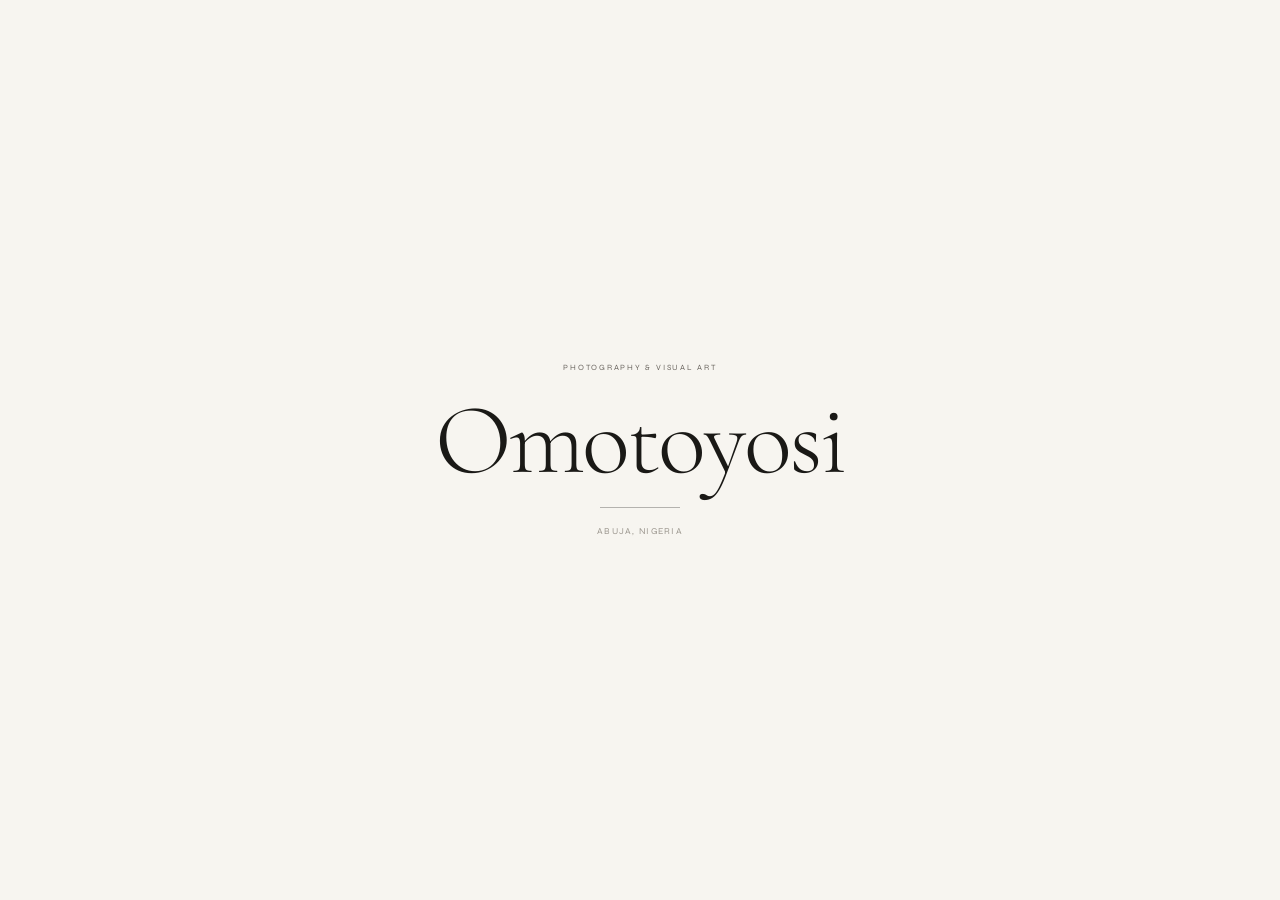
<file: index.html>
<!DOCTYPE html>

<html lang="en" data-theme="light">

<head>

<meta charset="UTF-8" />

<meta name="viewport" content="width=device-width, initial-scale=1.0" />

<meta name="description" content="Omotoyosi — Independent photographer and visual artist based in Abuja, Nigeria. Editorial portraiture and cultural storytelling." />

<title>Omotoyosi — Photographer</title>

<link rel="stylesheet" href="style.css" />

<link rel="preload" href="assets/images/landing-bg.webp" as="image" />

</head>

<body class="page-index">

<!-- ═══ SPLASH SCREEN ═══ -->

<div class="splash" id="splash">

<div class="splash-inner">

<span class="splash-eyebrow">Photography &amp; Visual Art</span>

<h2 class="splash-name">Omotoyosi</h2>

<div class="splash-line"></div>

<span class="splash-location">Abuja, Nigeria</span>

</div>

</div>

<div class="grain" aria-hidden="true"></div>

<!-- Background animated shapes -->

<div class="bg-shapes" aria-hidden="true">

<div class="shape shape-1"></div>

<div class="shape shape-2"></div>

<div class="shape shape-3"></div>

</div>

<!-- Page transition wipe panel -->

<div id="pt" data-label=""></div>

<!-- Custom cursor -->

<div class="cursor"></div>

<div class="cursor-dot"></div>

<div class="cursor-label">View →</div>

<!-- Theme toggle -->

<button class="theme-toggle" id="themeToggle" aria-label="Toggle theme">◐</button>

<!-- Navigation -->

<nav class="nav" id="mainNav">

<div class="nav-col">

<span class="nav-label">

Independent Photographer

<span class="available"><span class="available-dot"></span>Available</span>

</span>

<span class="nav-sub">&amp; Visual Artist</span>

</div>

<div class="nav-col">

<span class="nav-label">Location:</span>

<span class="nav-sub">Abuja, Nigeria (<span class="live-time">--:-- --</span>)</span>

</div>

<div class="nav-col">

<span class="nav-label">Navigation:</span>

<div class="nav-items">

<a class="nav-link active" href="index.html">Home</a>

<a class="nav-link" data-href="info.html" data-label="Info" href="#">Info</a>

<a class="nav-link" data-href="work.html" data-label="Work" href="#">Work</a>

<a class="nav-link" data-href="archive.html" data-label="Archive" href="#">Archive</a>

<a class="nav-link" data-href="upcoming.html" data-label="Upcoming" href="#">Upcoming</a>

<a class="nav-link" data-href="contact.html" data-label="Contact" href="#">Contact</a>

<a class="nav-link" data-href="prints.html" data-label="Prints" href="#">Prints</a>

<a class="nav-link" data-href="notes.html" data-label="Notes" href="#">Notes</a>

<a class="nav-link" data-href="testimonials.html" data-label="Kind Words" href="#">Kind Words</a>

</div>

</div>

<div class="nav-col">

<span class="nav-label">Let's connect:</span>

<div class="nav-items">

<a class="nav-link" href="https://instagram.com/toyosi.i_" target="_blank">Instagram</a>

<a class="nav-link" href="https://cosmos.so/toyosi" target="_blank">Cosmos</a>

</div>

</div>

<button class="nav-hamburger" id="navHamburger" aria-label="Toggle menu" aria-expanded="false">

<span></span>

<span></span>

<span></span>

</button>

</nav>

<!-- MOBILE MENU DRAWER -->

<div class="mobile-menu" id="mobileMenu" aria-hidden="true">

<div class="mobile-menu-section">

<span class="mobile-menu-label">Navigate</span>

<nav class="mobile-menu-links">

<a class="mobile-menu-link active" href="index.html">Home</a>

<a class="mobile-menu-link" data-href="work.html" data-label="Work" href="#">Work</a>

<a class="mobile-menu-link" data-href="info.html" data-label="Info" href="#">Info</a>

<a class="mobile-menu-link" data-href="archive.html" data-label="Archive" href="#">Archive</a>

<a class="mobile-menu-link" data-href="upcoming.html" data-label="Upcoming" href="#">Upcoming</a>

<a class="mobile-menu-link" data-href="prints.html" data-label="Prints" href="#">Prints</a>

<a class="mobile-menu-link" data-href="notes.html" data-label="Notes" href="#">Notes</a>

<a class="mobile-menu-link" data-href="testimonials.html" data-label="Kind Words" href="#">Kind Words</a>

<a class="mobile-menu-link" data-href="contact.html" data-label="Contact" href="#">Contact</a>

</nav>

</div>

<div class="mobile-menu-section">

<span class="mobile-menu-label">Connect</span>

<div class="mobile-menu-socials">

<a class="mobile-menu-social" href="https://instagram.com/toyosi.i_" target="_blank">Instagram ↗</a>

<a class="mobile-menu-social" href="https://cosmos.so/toyosi" target="_blank">Cosmos ↗</a>

<a class="mobile-menu-social" href="https://wa.me/2349019686395" target="_blank">WhatsApp ↗</a>

</div>

</div>

</div>

<!-- ═══ EDITORIAL LANDING ═══ -->

<div class="landing">

<!-- Background image -->

<div class="landing-bg" id="landingBg">

<img

src="assets/images/landing-bg.webp"

id="landingBgImg"

alt=""

aria-hidden="true"

onerror="this.parentElement.style.display='none'"

/>

</div>

<!-- Editorial content -->

<main class="landing-content">

<div class="landing-editorial">

<span class="landing-eyebrow">Independent Photographer &amp; Visual Artist</span>

<h1 class="name-display" id="heroName">Omotoyosi</h1>

<div class="landing-divider"></div>

<div class="hero-bio-wrap">

<p class="hero-bio">

<span id="bioText"></span>

<span class="tw-cursor" id="bioCursor">|</span>

</p>

</div>

</div>

<div class="landing-footer-row">

<div class="landing-cta">

<a class="landing-cta-link" data-href="work.html" data-label="Work" href="#">View Work →</a>

<a class="landing-cta-link secondary" data-href="contact.html" data-label="Contact" href="#">Get in Touch</a>

</div>

<div class="landing-scroll-hint" id="scrollHint">

<span>Scroll</span>

<div class="scroll-line"></div>

</div>

</div>

</main>

</div>

<script src="script.js"></script>

</body>

</html>
</file>
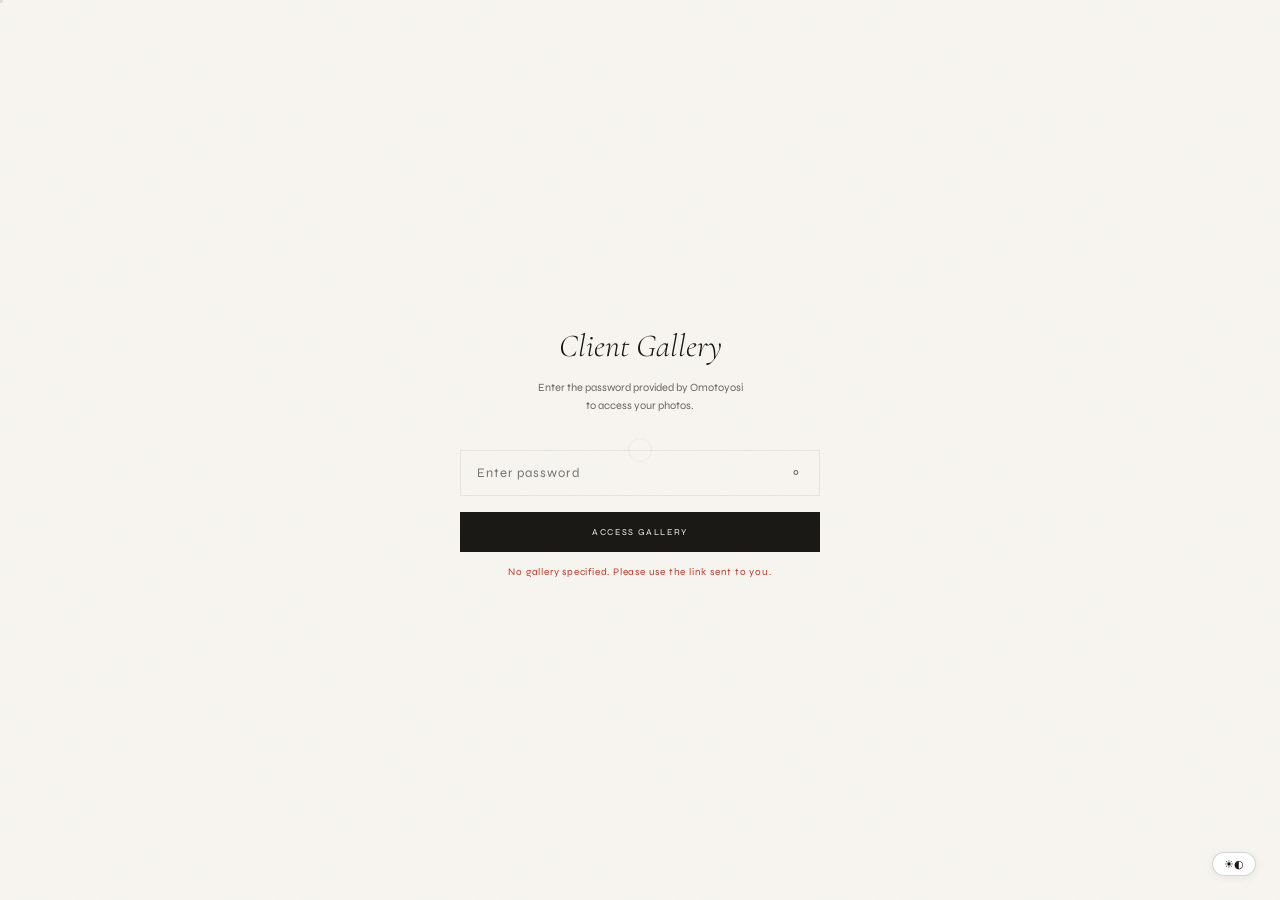
<file: gallery.html>
<!DOCTYPE html>
<html lang="en" data-theme="light">
<head>
  <meta charset="UTF-8" />
  <meta name="viewport" content="width=device-width, initial-scale=1.0" />
  <title>Client Gallery — Omotoyosi</title>
  <link rel="stylesheet" href="style.css" />
  <style>
    /* ============================================================
       CLIENT GALLERY — standalone styles
    ============================================================ */

    /* ── Lock screen ── */
    .gallery-lock {
      min-height: 100vh;
      display: flex;
      align-items: center;
      justify-content: center;
      padding: 20px;
    }

    .lock-inner {
      width: 100%;
      max-width: 360px;
      text-align: center;
    }

    .lock-title {
      font-family: var(--font-display);
      font-size: clamp(22px, 4vw, 32px);
      font-weight: 300;
      font-style: italic;
      color: var(--text);
      margin-bottom: 8px;
    }

    .lock-sub {
      font-size: 11px;
      color: var(--text-muted);
      margin-bottom: 36px;
      line-height: 1.6;
    }

    /* Password input */
    .lock-input-wrap {
      position: relative;
      margin-bottom: 16px;
    }

    .lock-input {
      width: 100%;
      padding: 14px 44px 14px 16px;
      font-family: var(--font-body);
      font-size: 13px;
      letter-spacing: 0.08em;
      background: var(--bg);
      color: var(--text);
      border: 1px solid var(--border);
      outline: none;
      transition: border-color var(--t-fast), background var(--t);
      /* Remove browser default styling */
      -webkit-appearance: none;
      appearance: none;
    }

    .lock-input:focus {
      border-color: var(--text);
    }

    /* Show/hide password toggle */
    .lock-eye {
      position: absolute;
      right: 14px;
      top: 50%;
      transform: translateY(-50%);
      font-size: 14px;
      color: var(--text-muted);
      cursor: none;
      background: none;
      border: none;
      padding: 4px;
      transition: color var(--t-fast);
    }

    .lock-eye:hover { color: var(--text); }

    /* Submit button */
    .lock-btn {
      width: 100%;
      padding: 14px;
      font-family: var(--font-body);
      font-size: 9px;
      letter-spacing: 0.18em;
      text-transform: uppercase;
      background: var(--text);
      color: var(--bg);
      border: 1px solid var(--text);
      cursor: none;
      transition: background var(--t-fast), color var(--t-fast);
    }

    .lock-btn:hover {
      background: transparent;
      color: var(--text);
    }

    /* Error message */
    .lock-error {
      font-size: 10px;
      letter-spacing: 0.08em;
      color: #c0392b;
      margin-top: 12px;
      min-height: 16px;
      transition: opacity 0.3s ease;
    }

    /* ── Gallery (shown after correct password) ── */
    .gallery-view {
      /* Hidden until unlocked — JS removes this class */
      display: none;
      min-height: 100vh;
      padding-top: var(--nav-h);
    }

    .gallery-view.unlocked {
      display: block;
      animation: safeFadeIn 0.6s ease both;
    }

    @keyframes safeFadeIn {
      from { opacity: 0; }
      to   { opacity: 1; }
    }

    /* Gallery header */
    .gallery-header {
      padding: 40px 28px 24px;
      border-bottom: 1px solid var(--border);
    }

    .gallery-client-name {
      font-family: var(--font-display);
      font-size: clamp(24px, 4vw, 44px);
      font-weight: 300;
      letter-spacing: -0.02em;
      color: var(--text);
      margin-bottom: 6px;
    }

    .gallery-meta {
      font-size: 11px;
      color: var(--text-muted);
    }

    /* Download all button */
    .gallery-download-btn {
      display: inline-block;
      margin-top: 18px;
      font-size: 9px;
      letter-spacing: 0.14em;
      text-transform: uppercase;
      color: var(--text);
      border: 1px solid var(--border);
      padding: 10px 20px;
      cursor: none;
      transition: background var(--t-fast), color var(--t-fast), border-color var(--t-fast);
    }

    .gallery-download-btn:hover {
      background: var(--text);
      color: var(--bg);
      border-color: var(--text);
    }

    /* Photo grid */
    .gallery-grid {
      display: grid;
      grid-template-columns: repeat(3, 1fr);
      gap: 3px;
      padding: 3px;
    }

    .gallery-cell {
      aspect-ratio: 3 / 4;
      overflow: hidden;
      background: var(--placeholder);
      cursor: none;
      position: relative;
      transition: background var(--t);
    }

    .gallery-cell img {
      width: 100%; height: 100%;
      object-fit: cover;
      display: block;
      transition: transform 0.6s ease;
    }

    .gallery-cell:hover img { transform: scale(1.04); }

    /* Image number on hover */
    .gallery-cell::after {
      content: attr(data-num);
      position: absolute;
      bottom: 10px; right: 12px;
      font-family: var(--font-display);
      font-size: 10px; font-style: italic;
      color: rgba(255,255,255,0.65);
      opacity: 0;
      transition: opacity 0.3s ease;
      pointer-events: none;
    }

    .gallery-cell:hover::after { opacity: 1; }

    /* Gallery footer */
    .gallery-footer {
      padding: 32px 28px 50px;
      border-top: 1px solid var(--border);
      font-size: 10px;
      color: var(--text-muted);
      display: flex;
      justify-content: space-between;
      align-items: center;
      flex-wrap: wrap;
      gap: 12px;
    }

    /* Lock again button */
    .gallery-lock-btn {
      font-size: 9px;
      letter-spacing: 0.12em;
      text-transform: uppercase;
      color: var(--text-muted);
      cursor: none;
      background: none;
      border: none;
      transition: color var(--t-fast);
    }

    .gallery-lock-btn:hover { color: var(--text); }

    /* Per-image download button */
    .gallery-dl-btn {
      position: absolute;
      bottom: 10px;
      left: 12px;
      width: 30px;
      height: 30px;
      display: flex;
      align-items: center;
      justify-content: center;
      background: rgba(0, 0, 0, 0.55);
      color: rgba(255, 255, 255, 0.9);
      font-size: 13px;
      text-decoration: none;
      opacity: 0;
      transition: opacity 0.25s ease, background 0.2s ease;
      border-radius: 2px;
      cursor: none;
      backdrop-filter: blur(4px);
    }

    .gallery-cell:hover .gallery-dl-btn { opacity: 1; }
    .gallery-dl-btn:hover { background: rgba(0, 0, 0, 0.8); }

    /* Loading state for lock screen */
    .lock-loading {
      font-size: 10px;
      letter-spacing: 0.1em;
      color: var(--text-muted);
      margin-top: 20px;
      min-height: 16px;
    }

    /* ── Mobile ── */
    @media (max-width: 768px) {
      .gallery-grid { grid-template-columns: repeat(2, 1fr); }
      .gallery-header { padding: 28px 16px 20px; }
      .gallery-footer { padding: 24px 16px 40px; }
    }
  </style>
</head>
<body class="page-gallery">

  <div class="grain" aria-hidden="true"></div>

  <!-- Background animated shapes -->
  <div class="bg-shapes" aria-hidden="true">
    <div class="shape shape-1"></div>
    <div class="shape shape-2"></div>
    <div class="shape shape-3"></div>
  </div>

  <div id="pt" data-label=""></div>

  <div class="cursor"></div>
  <div class="cursor-dot"></div>

  <button class="theme-toggle" id="themeToggle" aria-label="Toggle theme">◐</button>

  <!--
    ═══════════════════════════════════════════════════════════
    HOW THE PASSWORD PROTECTION WORKS:

    This uses the browser's built-in SubtleCrypto API to hash
    the password the client types, then compares it to a hash
    stored in this file. No server needed.

    TO SET A PASSWORD:
    1. Open your browser console (F12)
    2. Run this code to get the hash of your chosen password:
         crypto.subtle.digest('SHA-256', new TextEncoder().encode('yourpassword'))
           .then(b => console.log([...new Uint8Array(b)].map(x => x.toString(16).padStart(2,'0')).join('')))
    3. Copy the long string it logs
    4. Paste it as the value of PASSWORD_HASH below

    IMPORTANT LIMITATION:
    This is "good enough" security for photo delivery — it stops
    casual access. It is NOT suitable for highly sensitive content
    because a determined person could read the source code.
    For serious security, use server-side authentication.

    MULTIPLE CLIENTS:
    Create a separate copy of this file for each client:
      e.g. gallery-sarah.html, gallery-john.html
    Give each file a different PASSWORD_HASH and different images.
    Share the URL + password privately with the client.
    ═══════════════════════════════════════════════════════════
  -->

  <!-- ── LOCK SCREEN ── -->
  <div class="gallery-lock" id="galleryLock">
    <div class="lock-inner">
      <!-- EDIT: Change this to the client's name or session name -->
      <h1 class="lock-title">Client Gallery</h1>
      <p class="lock-sub">
        Enter the password provided by Omotoyosi<br>to access your photos.
      </p>

      <div class="lock-input-wrap">
        <input
          type="password"
          class="lock-input"
          id="passwordInput"
          placeholder="Enter password"
          autocomplete="current-password"
          aria-label="Gallery password"
        />
        <!-- Toggle show/hide password -->
        <button class="lock-eye" id="eyeToggle" aria-label="Show password" type="button">
          &#9900;
        </button>
      </div>

      <button class="lock-btn" id="unlockBtn" type="button">
        Access Gallery
      </button>

      <p class="lock-error" id="lockError" aria-live="polite"></p>
    </div>
  </div>

  <!-- ── GALLERY (shown after unlock) ── -->
  <div class="gallery-view" id="galleryView">

    <!-- Minimal nav — no main nav on client gallery for privacy -->
    <nav class="nav">
      <div class="nav-col">
        <!-- EDIT: Change your name/title here -->
        <span class="nav-label">Omotoyosi</span>
        <span class="nav-sub">Photographer</span>
      </div>
      <div class="nav-col">
        <span class="nav-label">Location:</span>
        <span class="nav-sub">Abuja, Nigeria (<span class="live-time">--:-- --</span>)</span>
      </div>
      <div class="nav-col">
        <span class="nav-label">Gallery:</span>
        <!-- EDIT: Update this text to the client/session name -->
        <span class="nav-sub" id="galleryNavName">Client Session</span>
      </div>
      <div class="nav-col">
        <span class="nav-label">Contact:</span>
        <div class="nav-items">
          <!-- EDIT: Replace with your email -->
          <a class="nav-link" href="mailto:your@email.com">Email</a>
        </div>
      </div>
        <!-- Hamburger button — only visible on mobile (hidden on desktop via CSS) -->
    <button class="nav-hamburger" id="navHamburger" aria-label="Toggle menu" aria-expanded="false">
      <span></span>
      <span></span>
      <span></span>
    </button>
  </nav>

  <!--
    MOBILE MENU DRAWER
    Slides down on mobile when hamburger is tapped.
    EDIT: Update links here if you add or rename pages.
  -->
  <div class="mobile-menu" id="mobileMenu" aria-hidden="true">
    <div class="mobile-menu-section">
      <span class="mobile-menu-label">Navigate</span>
      <nav class="mobile-menu-links">
        <a class="mobile-menu-link" data-href="index.html" data-label="Home" href="#">Home</a>
        <a class="mobile-menu-link" data-href="work.html" data-label="Work" href="#">Work</a>
        <a class="mobile-menu-link" data-href="info.html" data-label="Info" href="#">Info</a>
        <a class="mobile-menu-link" data-href="archive.html" data-label="Archive" href="#">Archive</a>
        <a class="mobile-menu-link" data-href="upcoming.html" data-label="Upcoming" href="#">Upcoming</a>
        <a class="mobile-menu-link" data-href="prints.html" data-label="Prints" href="#">Prints</a>
        <a class="mobile-menu-link" data-href="notes.html" data-label="Notes" href="#">Notes</a>
        <a class="mobile-menu-link" data-href="testimonials.html" data-label="Kind Words" href="#">Kind Words</a>
        <a class="mobile-menu-link" data-href="contact.html" data-label="Contact" href="#">Contact</a>
      </nav>
    </div>
    <div class="mobile-menu-section">
      <span class="mobile-menu-label">Connect</span>
      <div class="mobile-menu-socials">
        <!-- EDIT: Update your social URLs -->
        <a class="mobile-menu-social" href="https://instagram.com/toyosi.i_" target="_blank">Instagram ↗</a>
        <a class="mobile-menu-social" href="https://cosmos.so/toyosi" target="_blank">Cosmos ↗</a>
      </div>
    </div>
  </div>

    <div class="gallery-header">
      <!-- EDIT: Change to client name or session name -->
      <h2 class="gallery-client-name" id="galleryTitle">Client Gallery</h2>
      <!-- EDIT: Update shoot date and image count -->
      <p class="gallery-meta" id="galleryMeta">Your photos — ready to view and download.</p>

      <!--
        EDIT: Update this link to a shared Google Drive or Dropbox folder
        containing full-resolution files for the client to download.
        Or remove this button if you're delivering differently.
      -->
      <a
        class="gallery-download-btn"
        href="#"
        target="_blank"
        id="downloadAllBtn"
      >
        Download All (Full Resolution) ↗
      </a>
    </div>

    <!-- Image grid — populated by JS from GALLERY_IMAGES below -->
    <div class="gallery-grid" id="galleryGrid">
      <!-- Images injected by JS -->
    </div>

    <div class="gallery-footer">
      <span>
        <!--
          EDIT: Change this note — it appears at the bottom for the client.
        -->
        Please do not share these images publicly before discussing usage rights.
        Thank you for choosing to work with me.
      </span>
      <!-- Lock again button -->
      <button class="gallery-lock-btn" id="lockAgainBtn">
        Lock Gallery
      </button>
    </div>

  </div>

  <script src="script.js"></script>
  <script>
    /* ============================================================
       CLIENT GALLERY — dynamic delivery system
       Reads client data from clients.json via ?c=slug URL param.
       No manual editing needed — managed through the admin panel.
    ============================================================ */

    const GH_API       = 'https://api.github.com';
    const CLIENT_SLUG  = new URLSearchParams(window.location.search).get('c');

    let clientData     = null; // Populated after loadClient()

    const passwordInput = document.getElementById('passwordInput');
    const unlockBtn     = document.getElementById('unlockBtn');
    const lockError     = document.getElementById('lockError');
    const galleryLock   = document.getElementById('galleryLock');
    const galleryView   = document.getElementById('galleryView');
    const eyeToggle     = document.getElementById('eyeToggle');


    /* ── Load client data ──────────────────────────────────── */

    async function loadClient() {
      if (!CLIENT_SLUG) {
        showLockMessage('No gallery specified. Please use the link sent to you.', true);
        return;
      }

      showLockMessage('Loading your gallery…');

      try {
        // Fetch clients.json relative to this page (works on GitHub Pages + local dev)
        const res = await fetch('clients.json?_=' + Date.now());
        if (!res.ok) throw new Error('Gallery data not found.');

        const allClients = await res.json();
        clientData = allClients.find(c => c.slug === CLIENT_SLUG);

        if (!clientData) {
          showLockMessage('Gallery not found. Please check your link.', true);
          return;
        }

        // Update lock screen for this client
        const lockTitle = document.querySelector('.lock-title');
        const lockSub   = document.querySelector('.lock-sub');
        if (lockTitle) lockTitle.textContent = clientData.name;
        if (lockSub)   lockSub.textContent   = 'Enter your password to view your photos.';
        showLockMessage(''); // Clear loading message

        // Re-enable the input
        passwordInput.disabled = false;
        unlockBtn.disabled     = false;

      } catch (err) {
        showLockMessage('Unable to load gallery. Please try again.', true);
      }
    }

    function showLockMessage(msg, isError = false) {
      const el = document.getElementById('lockError');
      if (el) {
        el.textContent = msg;
        el.style.color = isError ? '#c0392b' : 'var(--text-muted)';
      }
    }


    /* ── Password ──────────────────────────────────────────── */

    // Disable inputs until client data loads
    passwordInput.disabled = true;
    unlockBtn.disabled     = true;

    eyeToggle?.addEventListener('click', () => {
      const isHidden = passwordInput.type === 'password';
      passwordInput.type    = isHidden ? 'text' : 'password';
      eyeToggle.textContent = isHidden ? '◉' : '◎';
    });

    async function hashPassword(password) {
      const encoder = new TextEncoder();
      const data    = encoder.encode(password);
      const hash    = await crypto.subtle.digest('SHA-256', data);
      return [...new Uint8Array(hash)].map(b => b.toString(16).padStart(2, '0')).join('');
    }

    async function attemptUnlock() {
      if (!clientData) return;

      const entered = passwordInput.value.trim();
      if (!entered) { lockError.textContent = 'Please enter a password.'; return; }

      lockError.textContent = 'Checking…';
      lockError.style.color = 'var(--text-muted)';

      try {
        const hash = await hashPassword(entered);

        if (hash === clientData.passwordHash) {
          unlockGallery();
        } else {
          lockError.textContent = 'Incorrect password. Please try again.';
          lockError.style.color = '#c0392b';
          passwordInput.value   = '';
          passwordInput.focus();
        }
      } catch (err) {
        lockError.textContent = 'Something went wrong. Please try again.';
        lockError.style.color = '#c0392b';
      }
    }

    unlockBtn?.addEventListener('click', attemptUnlock);
    passwordInput?.addEventListener('keydown', e => {
      if (e.key === 'Enter') attemptUnlock();
    });


    /* ── Unlock gallery ────────────────────────────────────── */

    function unlockGallery() {
      galleryLock.style.display = 'none';
      galleryView.classList.add('unlocked');

      const titleEl = document.getElementById('galleryTitle');
      const metaEl  = document.getElementById('galleryMeta');
      const navName = document.getElementById('galleryNavName');

      if (titleEl) titleEl.textContent = clientData.name;
      if (metaEl)  metaEl.textContent  = clientData.meta || `${clientData.images.length} images`;
      if (navName) navName.textContent = clientData.name;

      const downloadBtn = document.getElementById('downloadAllBtn');
      if (downloadBtn) {
        if (clientData.downloadAllLink && clientData.downloadAllLink !== '#') {
          downloadBtn.href = clientData.downloadAllLink;
        } else {
          downloadBtn.style.display = 'none';
        }
      }

      buildGallery();
    }


    /* ── Build image grid ──────────────────────────────────── */

    function buildGallery() {
      const grid = document.getElementById('galleryGrid');
      if (!grid || !clientData) return;
      grid.innerHTML = '';

      clientData.images.forEach((imgObj, i) => {
        const url = typeof imgObj === 'string' ? imgObj : imgObj.url;

        const cell = document.createElement('div');
        cell.className = 'gallery-cell';
        cell.setAttribute('data-num', String(i + 1).padStart(2, '0'));

        const img   = document.createElement('img');
        img.src     = url;
        img.alt     = `${clientData.name} — ${i + 1}`;
        img.loading = 'lazy';

        // Per-image download button
        const dlBtn = document.createElement('a');
        dlBtn.className  = 'gallery-dl-btn';
        dlBtn.href       = url;
        dlBtn.target     = '_blank';
        dlBtn.rel        = 'noopener';
        dlBtn.title      = `View image ${i + 1}`;
        dlBtn.textContent = '↓';
        dlBtn.addEventListener('click', () => trackDownload(i));

        cell.appendChild(img);
        cell.appendChild(dlBtn);
        grid.appendChild(cell);
      });
    }


    /* ── Download tracking ─────────────────────────────────── */
    /*
      Tracking uses the GitHub token stored in localStorage by the admin panel.
      If you (Toyosi) have the admin open in this browser, counts increment.
      If a client views the gallery on their own device, gallery still works
      perfectly — tracking just fails silently (no token available).
    */

    async function trackDownload(imageIndex) {
      try {
        const stored = localStorage.getItem('omotoyosi-admin-cfg');
        if (!stored) return;
        const cfg = JSON.parse(stored);
        if (!cfg.token || !cfg.username || !cfg.repo || cfg.mode !== 'github') return;

        const branch  = cfg.branch || 'main';
        const headers = {
          'Authorization': `token ${cfg.token}`,
          'Accept':        'application/vnd.github.v3+json',
          'Content-Type':  'application/json',
        };

        // Fetch current clients.json + SHA
        const res = await fetch(
          `${GH_API}/repos/${cfg.username}/${cfg.repo}/contents/clients.json?ref=${branch}`,
          { headers }
        );
        if (!res.ok) return;

        const fileData   = await res.json();
        const allClients = JSON.parse(atob(fileData.content.replace(/\n/g, '')));

        const clientIndex = allClients.findIndex(c => c.slug === CLIENT_SLUG);
        if (clientIndex === -1) return;

        const imgEntry = allClients[clientIndex].images[imageIndex];
        if (imgEntry && typeof imgEntry === 'object') {
          imgEntry.downloads = (imgEntry.downloads || 0) + 1;
        }

        // Write back
        await fetch(
          `${GH_API}/repos/${cfg.username}/${cfg.repo}/contents/clients.json`,
          {
            method: 'PUT',
            headers,
            body: JSON.stringify({
              message: `Track download: ${CLIENT_SLUG} image ${imageIndex + 1}`,
              content: btoa(unescape(encodeURIComponent(JSON.stringify(allClients, null, 2)))),
              sha:     fileData.sha,
              branch,
            }),
          }
        );
      } catch (e) {
        // Fail silently — tracking is best-effort
      }
    }


    /* ── Lock again ────────────────────────────────────────── */

    document.getElementById('lockAgainBtn')?.addEventListener('click', () => {
      galleryView.classList.remove('unlocked');
      galleryView.style.display  = '';
      galleryLock.style.display  = '';
      passwordInput.value        = '';
      lockError.textContent      = '';
    });


    /* ── Init ──────────────────────────────────────────────── */

    loadClient();

  </script>
</body>
</html>
</file>
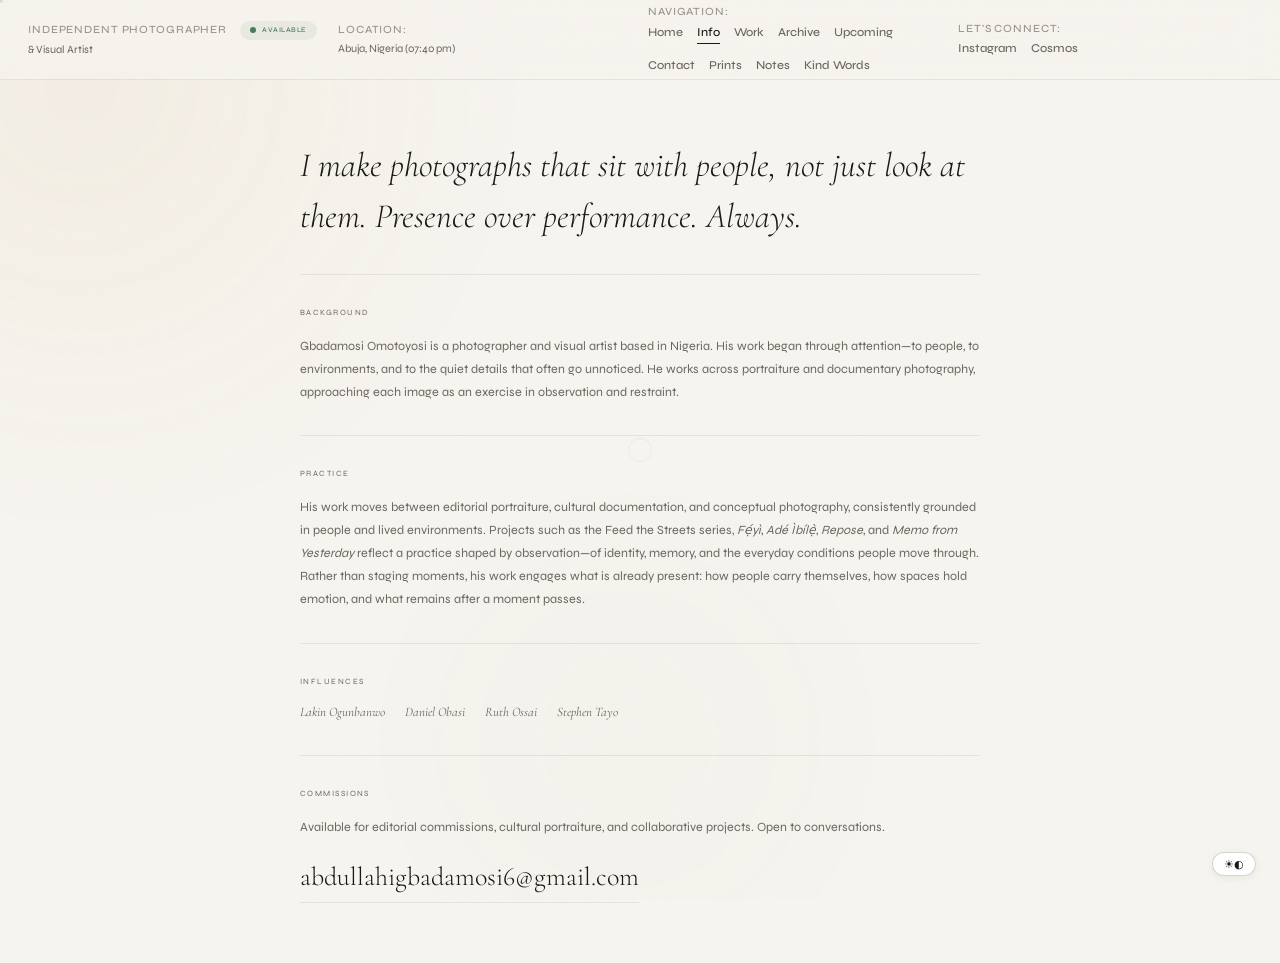
<file: info.html>
<!DOCTYPE html>
<html lang="en" data-theme="light">
<head>
  <meta charset="UTF-8" />
  <meta name="viewport" content="width=device-width, initial-scale=1.0" />
  <meta name="description" content="About Omotoyosi — background, practice, influences, and commissions. Photographer and visual artist based in Abuja, Nigeria." />
  <title>Info — Omotoyosi</title>
  <link rel="stylesheet" href="style.css" />
</head>
<body class="page-info">

  <div class="grain" aria-hidden="true"></div>

  <!-- Background animated shapes -->
  <div class="bg-shapes" aria-hidden="true">
    <div class="shape shape-1"></div>
    <div class="shape shape-2"></div>
    <div class="shape shape-3"></div>
  </div>

  <div id="pt" data-label=""></div>

  <div class="cursor"></div>
  <div class="cursor-dot"></div>

  <button class="theme-toggle" id="themeToggle" aria-label="Toggle theme">◐</button>

  <nav class="nav">
    <div class="nav-col">
      <span class="nav-label">Independent Photographer <span class="available"><span class="available-dot"></span>Available</span></span>
      <span class="nav-sub">&amp; Visual Artist</span>
    </div>
    <div class="nav-col">
      <span class="nav-label">Location:</span>
      <span class="nav-sub">Abuja, Nigeria (<span class="live-time">--:-- --</span>)</span>
    </div>
    <div class="nav-col">
      <span class="nav-label">Navigation:</span>
      <div class="nav-items">
        <a class="nav-link" data-href="index.html"   data-label="Home"    href="#">Home</a>
        <a class="nav-link active"                   href="info.html">Info</a>
        <a class="nav-link" data-href="work.html"    data-label="Work"    href="#">Work</a>
        <a class="nav-link" data-href="archive.html" data-label="Archive" href="#">Archive</a>
        <a class="nav-link" data-href="upcoming.html" data-label="Upcoming" href="#">Upcoming</a>
        <a class="nav-link" data-href="contact.html" data-label="Contact" href="#">Contact</a>
        <a class="nav-link" data-href="prints.html"       data-label="Prints"       href="#">Prints</a>
        <a class="nav-link" data-href="notes.html"        data-label="Notes"        href="#">Notes</a>
        <a class="nav-link" data-href="testimonials.html" data-label="Kind Words"   href="#">Kind Words</a>
      </div>
    </div>
    <div class="nav-col">
      <span class="nav-label">Let's connect:</span>
      <div class="nav-items">
        <a class="nav-link" href="https://instagram.com/toyosi.i_" target="_blank">Instagram</a>
        <a class="nav-link" href="https://cosmos.so/toyosi"         target="_blank">Cosmos</a>
      </div>
    </div>
      <!-- Hamburger button — only visible on mobile (hidden on desktop via CSS) -->
    <button class="nav-hamburger" id="navHamburger" aria-label="Toggle menu" aria-expanded="false">
      <span></span>
      <span></span>
      <span></span>
    </button>
  </nav>

  <!--
    MOBILE MENU DRAWER
    Slides down on mobile when hamburger is tapped.
    EDIT: Update links here if you add or rename pages.
  -->
  <div class="mobile-menu" id="mobileMenu" aria-hidden="true">
    <div class="mobile-menu-section">
      <span class="mobile-menu-label">Navigate</span>
      <nav class="mobile-menu-links">
        <a class="mobile-menu-link" data-href="index.html" data-label="Home" href="#">Home</a>
        <a class="mobile-menu-link" data-href="work.html" data-label="Work" href="#">Work</a>
        <a class="mobile-menu-link active" href="info.html">Info</a>
        <a class="mobile-menu-link" data-href="archive.html" data-label="Archive" href="#">Archive</a>
        <a class="mobile-menu-link" data-href="upcoming.html" data-label="Upcoming" href="#">Upcoming</a>
        <a class="mobile-menu-link" data-href="prints.html" data-label="Prints" href="#">Prints</a>
        <a class="mobile-menu-link" data-href="notes.html" data-label="Notes" href="#">Notes</a>
        <a class="mobile-menu-link" data-href="testimonials.html" data-label="Kind Words" href="#">Kind Words</a>
        <a class="mobile-menu-link" data-href="contact.html" data-label="Contact" href="#">Contact</a>
      </nav>
    </div>
    <div class="mobile-menu-section">
      <span class="mobile-menu-label">Connect</span>
      <div class="mobile-menu-socials">
        <!-- EDIT: Update your social URLs -->
        <a class="mobile-menu-social" href="https://instagram.com/toyosi.i_" target="_blank">Instagram ↗</a>
        <a class="mobile-menu-social" href="https://cosmos.so/toyosi" target="_blank">Cosmos ↗</a>
        <a class="mobile-menu-social" href="https://wa.me/2349019686395" target="_blank">WhatsApp ↗</a>
      </div>
    </div>
  </div>

  <div class="info-page">
    <div class="info-inner">

      <!--
        Each .reveal-block clips in from below on scroll.
        EDIT: Replace all text between the .reveal-inner divs with your real bio.
        The .info-section-label is the small uppercase label above each block.
      -->

      <!-- Opening statement -->
      <div class="reveal-block">
        <div class="reveal-inner">
          <!-- EDIT: Your strong opening statement -->
          <p class="info-intro">
            I make photographs that sit with people, not just look at them. Presence over performance. Always.
          </p>
        </div>
      </div>

      <div class="info-divider"></div>

      <!-- Background -->
      <div class="reveal-block">
        <div class="reveal-inner">
          <span class="info-section-label">Background</span>
          <!-- EDIT: Your background — who you are, where you're from -->
          <p class="info-body">
        Gbadamosi Omotoyosi is a photographer and visual artist based in Nigeria. His work began through attention—to people, to environments, and to the quiet details that often go unnoticed.
        He works across portraiture and documentary photography, approaching each image as an exercise in observation and restraint.
          </p>
        </div>
      </div>

      <div class="info-divider"></div>

      <!-- Practice -->
      <div class="reveal-block">
        <div class="reveal-inner">
          <span class="info-section-label">Practice</span>
          <!-- EDIT: What you shoot, your genre, your approach -->
          <p class="info-body">
            His work moves between editorial portraiture, cultural documentation, and conceptual photography, consistently grounded in people and lived environments. Projects such as the Feed the Streets series, <em>Fẹ́yì</em>, <em>Adé Ìbílẹ̀</em>, <em>Repose</em>, and <em>Memo from Yesterday</em> reflect a practice shaped by observation—of identity, memory, and the everyday conditions people move through.
          Rather than staging moments, his work engages what is already present: how people carry themselves, how spaces hold emotion, and what remains after a moment passes.
          </p>
        </div>
      </div>

      <div class="info-divider"></div>

      <!-- Influences -->
      <div class="reveal-block">
        <div class="reveal-inner">
          <span class="info-section-label">Influences</span>
          <!-- EDIT: Your visual influences -->
          <div class="info-influences">
            <span class="info-influence">Lakin Ogunbanwo</span>
            <span class="info-influence">Daniel Obasi</span>
            <span class="info-influence">Ruth Ossai</span>
            <span class="info-influence">Stephen Tayo</span>
          </div>
        </div>
      </div>

      <div class="info-divider"></div>

      <!-- Contact / availability -->
      <div class="reveal-block">
        <div class="reveal-inner">
          <span class="info-section-label">Commissions</span>
          <!-- EDIT: Availability statement -->
          <p class="info-body" style="margin-bottom: 18px;">
            Available for editorial commissions, cultural portraiture,
            and collaborative projects. Open to conversations.
          </p>
          <!-- EDIT: Replace with your real email address -->
          <a href="mailto:abdullahigbadamosi6@gmail.com" class="info-email">abdullahigbadamosi6@gmail.com</a>
        </div>
      </div>

    </div>
  </div>

  <script src="script.js"></script>
  <script defer src="https://cdn.vercel-insights.com/v1/script.js"></script>
</body>
</html>
</file>
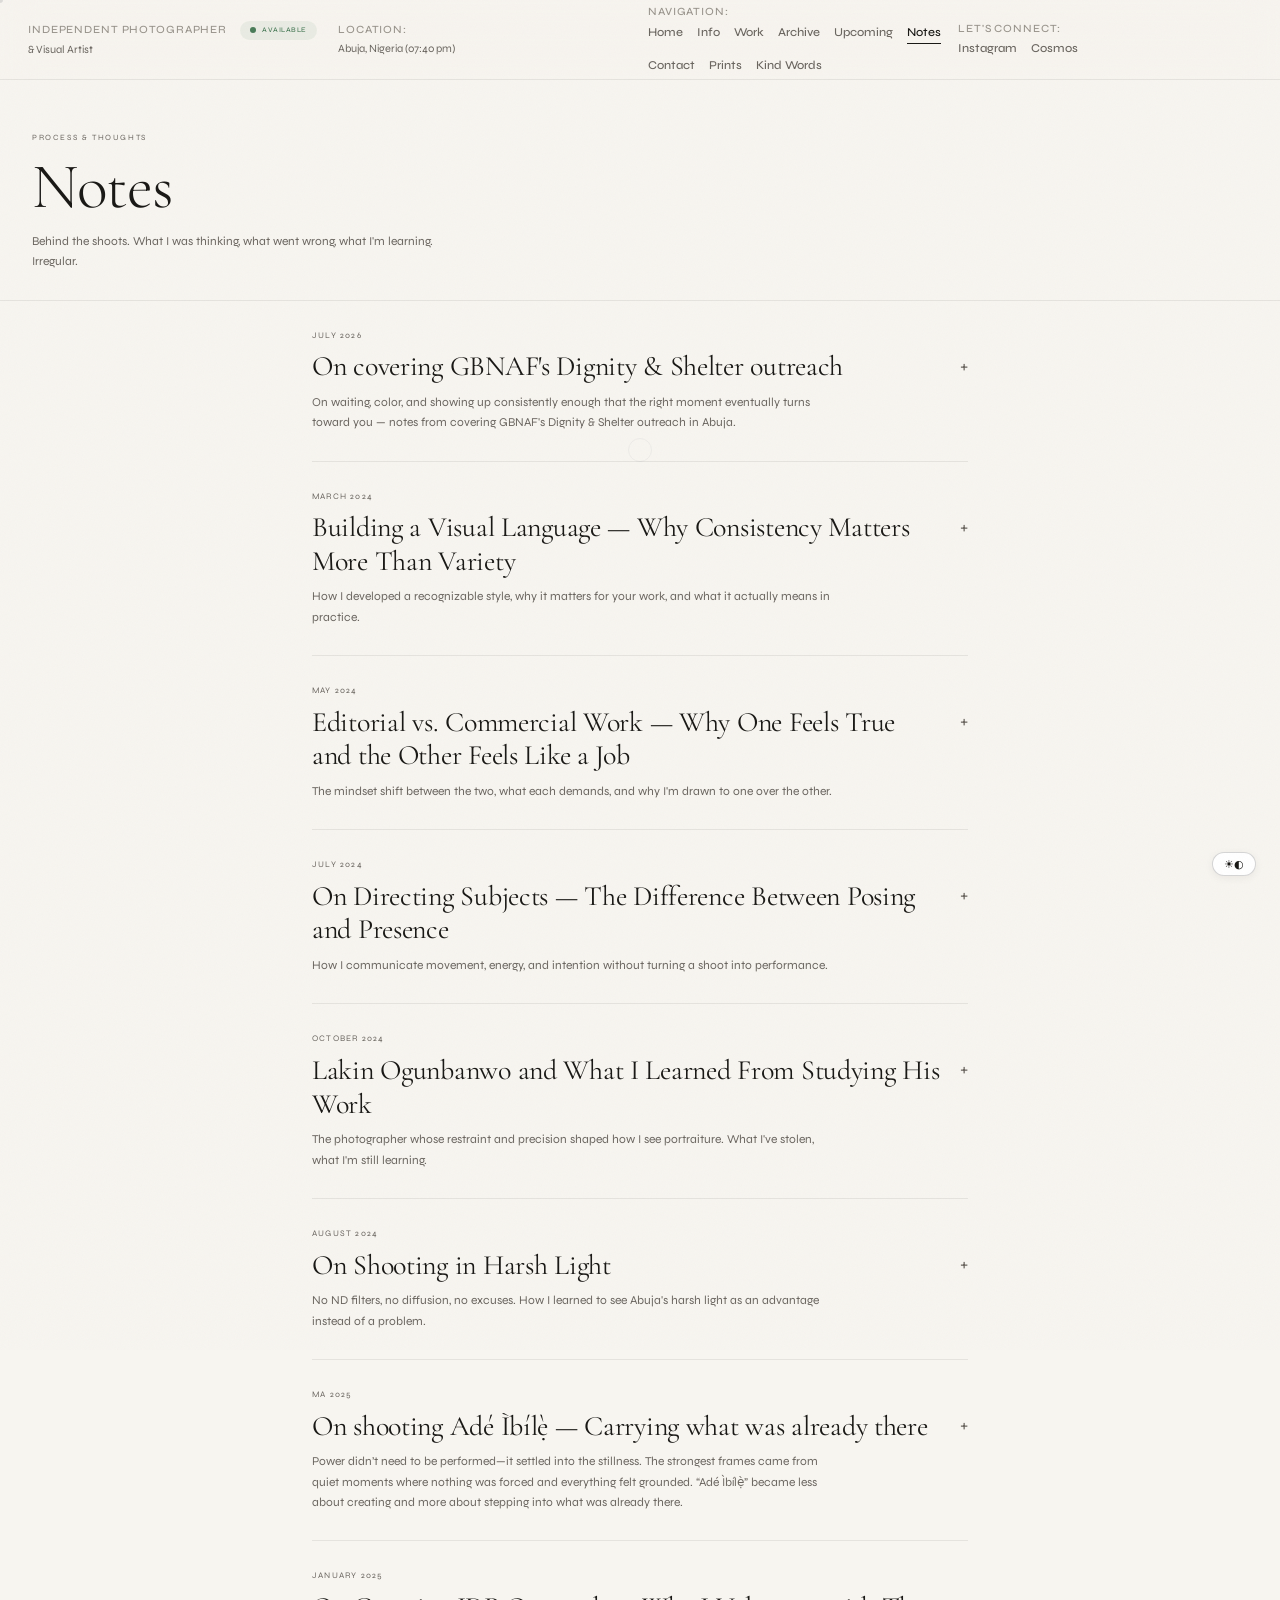
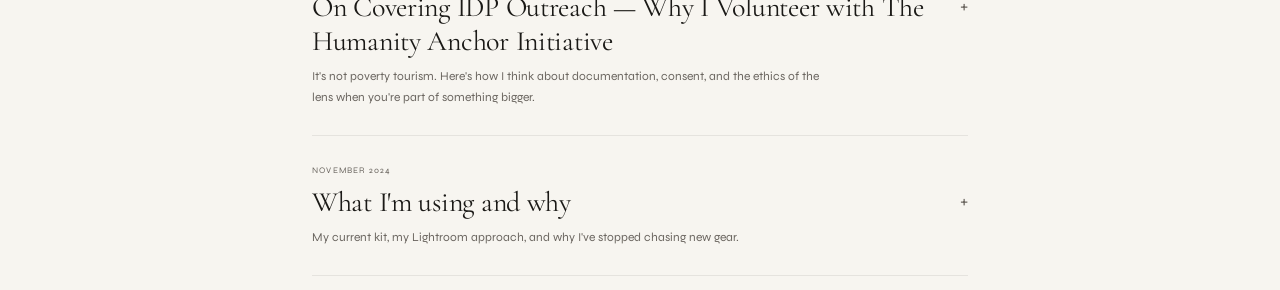
<file: notes.html>
<!DOCTYPE html>
<html lang="en" data-theme="light">
<head>
  <meta charset="UTF-8" />
  <meta name="viewport" content="width=device-width, initial-scale=1.0" />
  <title>Notes — Omotoyosi</title>
  <link rel="stylesheet" href="style.css" />
  <style>
    /* ============================================================
       NOTES / BLOG PAGE — standalone styles
    ============================================================ */

    .notes-page {
      min-height: 100vh;
      padding-top: var(--nav-h);
    }

    /* ── Page header ── */
    .notes-header {
      padding: 52px 32px 28px;
      border-bottom: 1px solid var(--border);
      animation: safeFadeUp 0.7s ease 0.2s both;
    }

    .notes-eyebrow {
      font-size: 8px;
      letter-spacing: 0.2em;
      text-transform: uppercase;
      color: var(--text-muted);
      display: block;
      margin-bottom: 10px;
    }

    .notes-title {
      font-family: var(--font-display);
      font-size: clamp(32px, 5vw, 64px);
      font-weight: 300;
      letter-spacing: -0.02em;
      line-height: 1;
      color: var(--text);
    }

    .notes-sub {
      font-size: 12px;
      color: var(--text-muted);
      margin-top: 12px;
      max-width: 440px;
      line-height: 1.7;
    }

    @keyframes safeFadeUp {
      from { opacity: 0; transform: translateY(12px); }
      to   { opacity: 1; transform: translateY(0); }
    }

    /* ── Notes list ── */
    .notes-list {
      max-width: 720px;
      margin: 0 auto;
      padding: 0 32px;
    }

    /* ── Individual note / post ── */
    .note-item {
      border-bottom: 1px solid var(--border);
      /* Fade-up on scroll — driven by IntersectionObserver in script below */
      opacity: 0;
      transform: translateY(14px);
      transition: opacity 0.6s ease, transform 0.6s ease;
    }

    .note-item.visible {
      opacity: 1;
      transform: translateY(0);
    }

    /* Note header — always visible, click to expand */
    .note-header {
      display: grid;
      grid-template-columns: 1fr auto;
      align-items: start;
      gap: 20px;
      padding: 28px 0;
      cursor: none;
    }

    .note-date {
      font-size: 8.5px;
      letter-spacing: 0.14em;
      text-transform: uppercase;
      color: var(--text-muted);
      margin-bottom: 8px;
      display: block;
    }

    .note-title {
      font-family: var(--font-display);
      font-size: clamp(18px, 2.8vw, 28px);
      font-weight: 400;
      letter-spacing: -0.01em;
      color: var(--text);
      line-height: 1.2;
      margin-bottom: 8px;
      transition: color var(--t-fast);
    }

    .note-header:hover .note-title { color: var(--text-muted); }

    .note-excerpt {
      font-size: 12px;
      line-height: 1.7;
      color: var(--text-muted);
      max-width: 520px;
    }

    /* Expand toggle icon */
    .note-toggle {
      font-size: 18px;
      color: var(--text-muted);
      line-height: 1;
      margin-top: 28px;
      /* Rotates when expanded */
      transition: transform 0.35s ease, color var(--t-fast);
      flex-shrink: 0;
      font-style: normal;
    }

    .note-item.expanded .note-toggle {
      transform: rotate(45deg);
      color: var(--text);
    }

    /* ── Expandable body ── */
    .note-body {
      overflow: hidden;
      /* Height animates from 0 to auto via JS */
      max-height: 0;
      transition: max-height 0.5s cubic-bezier(0.25, 0.46, 0.45, 0.94);
    }

    .note-item.expanded .note-body {
      /* JS sets this to the actual scrollHeight */
      max-height: 2000px;
    }

    .note-body-inner {
      padding-bottom: 36px;
    }

    /* Body text styles */
    .note-body-inner p {
      font-size: 13px;
      line-height: 1.85;
      color: var(--text-muted);
      margin-bottom: 18px;
    }

    .note-body-inner p:last-child { margin-bottom: 0; }

    /* Pull quote within a note */
    .note-pull {
      font-family: var(--font-display);
      font-size: clamp(16px, 2.2vw, 22px);
      font-weight: 300;
      font-style: italic;
      color: var(--text);
      line-height: 1.5;
      padding: 20px 0 20px 20px;
      border-left: 2px solid var(--text);
      margin: 24px 0;
    }

    /* Image within a note */
    .note-img {
      width: 100%;
      aspect-ratio: 16 / 9;
      overflow: hidden;
      background: var(--placeholder);
      margin: 24px 0;
      transition: background var(--t);
    }

    .note-img img {
      width: 100%; height: 100%;
      object-fit: cover; display: block;
    }

    /* Tags at bottom of post */
    .note-tags {
      display: flex;
      flex-wrap: wrap;
      gap: 8px;
      margin-top: 24px;
      padding-top: 20px;
      border-top: 1px solid var(--border);
    }

    .note-tag {
      font-size: 8px;
      letter-spacing: 0.12em;
      text-transform: uppercase;
      color: var(--text-muted);
      border: 1px solid var(--border);
      padding: 4px 10px;
      transition: border-color var(--t-fast), color var(--t-fast);
    }

    .note-tag:hover {
      border-color: var(--text);
      color: var(--text);
      cursor: none;
    }

    /* ── Empty state ── */
    .notes-empty {
      text-align: center;
      padding: 80px 32px;
      font-family: var(--font-display);
      font-size: 20px;
      font-weight: 300;
      font-style: italic;
      color: var(--text-muted);
    }

    /* ── Mobile ── */
    @media (max-width: 768px) {
      .notes-header { padding: 40px 16px 24px; }
      .notes-list   { padding: 0 16px; }
      .note-header  { padding: 22px 0; gap: 12px; }
      .note-toggle  { margin-top: 20px; }
    }
  </style>
</head>
<body class="page-notes">

  <div class="grain" aria-hidden="true"></div>

  <!-- Background animated shapes -->
  <div class="bg-shapes" aria-hidden="true">
    <div class="shape shape-1"></div>
    <div class="shape shape-2"></div>
    <div class="shape shape-3"></div>
  </div>

  <div id="pt" data-label=""></div>

  <div class="cursor"></div>
  <div class="cursor-dot"></div>

  <button class="theme-toggle" id="themeToggle" aria-label="Toggle theme">◐</button>

  <nav class="nav">
    <div class="nav-col">
      <span class="nav-label">Independent Photographer <span class="available"><span class="available-dot"></span>Available</span></span>
      <span class="nav-sub">&amp; Visual Artist</span>
    </div>
    <div class="nav-col">
      <span class="nav-label">Location:</span>
      <span class="nav-sub">Abuja, Nigeria (<span class="live-time">--:-- --</span>)</span>
    </div>
    <div class="nav-col">
      <span class="nav-label">Navigation:</span>
      <div class="nav-items">
        <a class="nav-link" data-href="index.html"    data-label="Home"     href="#">Home</a>
        <a class="nav-link" data-href="info.html"     data-label="Info"     href="#">Info</a>
        <a class="nav-link" data-href="work.html"     data-label="Work"     href="#">Work</a>
        <a class="nav-link" data-href="archive.html"  data-label="Archive"  href="#">Archive</a>
        <a class="nav-link" data-href="upcoming.html" data-label="Upcoming" href="#">Upcoming</a>
        <a class="nav-link active"                    href="notes.html">Notes</a>
        <a class="nav-link" data-href="contact.html"  data-label="Contact"  href="#">Contact</a>
        <a class="nav-link" data-href="prints.html"       data-label="Prints"       href="#">Prints</a>
        <a class="nav-link" data-href="testimonials.html" data-label="Kind Words"   href="#">Kind Words</a>
      </div>
    </div>
    <div class="nav-col">
      <span class="nav-label">Let's connect:</span>
      <div class="nav-items">
        <a class="nav-link" href="https://instagram.com/toyosi.i_" target="_blank">Instagram</a>
        <a class="nav-link" href="https://cosmos.so/toyosi"         target="_blank">Cosmos</a>
      </div>
    </div>
      <!-- Hamburger button — only visible on mobile (hidden on desktop via CSS) -->
    <button class="nav-hamburger" id="navHamburger" aria-label="Toggle menu" aria-expanded="false">
      <span></span>
      <span></span>
      <span></span>
    </button>
  </nav>

  <!--
    MOBILE MENU DRAWER
    Slides down on mobile when hamburger is tapped.
    EDIT: Update links here if you add or rename pages.
  -->
  <div class="mobile-menu" id="mobileMenu" aria-hidden="true">
    <div class="mobile-menu-section">
      <span class="mobile-menu-label">Navigate</span>
      <nav class="mobile-menu-links">
        <a class="mobile-menu-link" data-href="index.html" data-label="Home" href="#">Home</a>
        <a class="mobile-menu-link" data-href="work.html" data-label="Work" href="#">Work</a>
        <a class="mobile-menu-link" data-href="info.html" data-label="Info" href="#">Info</a>
        <a class="mobile-menu-link" data-href="archive.html" data-label="Archive" href="#">Archive</a>
        <a class="mobile-menu-link" data-href="upcoming.html" data-label="Upcoming" href="#">Upcoming</a>
        <a class="mobile-menu-link" data-href="prints.html" data-label="Prints" href="#">Prints</a>
        <a class="mobile-menu-link active" href="notes.html">Notes</a>
        <a class="mobile-menu-link" data-href="testimonials.html" data-label="Kind Words" href="#">Kind Words</a>
        <a class="mobile-menu-link" data-href="contact.html" data-label="Contact" href="#">Contact</a>
      </nav>
    </div>
    <div class="mobile-menu-section">
      <span class="mobile-menu-label">Connect</span>
      <div class="mobile-menu-socials">
        <!-- EDIT: Update your social URLs -->
        <a class="mobile-menu-social" href="https://instagram.com/toyosi.i_" target="_blank">Instagram ↗</a>
        <a class="mobile-menu-social" href="https://cosmos.so/toyosi" target="_blank">Cosmos ↗</a>
        <a class="mobile-menu-social" href="https://wa.me/2349019686395" target="_blank">WhatsApp ↗</a>
      </div>
    </div>
  </div>

  <div class="notes-page">

    <header class="notes-header">
      <span class="notes-eyebrow">Process &amp; Thoughts</span>
      <h1 class="notes-title">Notes</h1>
      <p class="notes-sub">
        Behind the shoots. What I was thinking, what went wrong,
        what I'm learning. Irregular.
      </p>
    </header>

    <div class="notes-list" id="notesList">
      <!-- ADMIN_NOTES_START -->
      <div class="note-item">
        <div class="note-header" role="button" tabindex="0" aria-expanded="false">
          <div>
            <span class="note-date">July 2026</span>
            <h2 class="note-title">On covering GBNAF's Dignity &amp; Shelter outreach</h2>
            <p class="note-excerpt">On waiting, color, and showing up consistently enough that the right moment eventually turns toward you — notes from covering GBNAF's Dignity &amp; Shelter outreach in Abuja.</p>
          </div>
          <span class="note-toggle" aria-hidden="true">+</span>
        </div>
        <div class="note-body">
          <div class="note-body-inner">
            <p>I've been documenting community outreach for a while now through my work with The Humanity Anchor Initiative, and every time I think I've adjusted to what these camps look like, something resets that.
This one was the GBNAF Dignity &amp; Shelter Basket program, clothing and household essentials distributed to residents of an IDP camp here in Abuja. What struck me shooting it wasn't the scale, though the crowd was large. It was the waiting. The color of it, actually. Rows of hijabs in blue, green, orange, pink, all standing in dust-colored ground under a tin roof, patient in a way that felt heavier than the word &quot;patient&quot; usually carries.
I didn't direct anything. Everyone in these frames is doing exactly what they were doing before I lifted the camera: queuing, minding a child, talking to a coordinator, waiting for their name or their turn. My job was just to keep up and not get in the way.
There's a shot in this set of a coordinator's back, &quot;GBNAF COORDINATOR&quot; printed across his shirt, facing a mother holding her child. I didn't plan that frame. He just turned at the right moment. That's most of what documentary work actually is: showing up consistently enough that the right moment eventually turns toward you.</p>
            <blockquote class="note-pull">Most of documentary work is showing up consistently enough that the right moment eventually turns toward you.</blockquote>
            <div class="note-tags">
              <span class="note-tag">IDP camp</span>
              <span class="note-tag">humanitarian outreach</span>
              <span class="note-tag">documentary photography</span>
              <span class="note-tag">Abuja</span>
              <span class="note-tag">Nigeria</span>
            </div>
          </div>
        </div>
      </div>
      <div class="note-item">
        <div class="note-header" role="button" tabindex="0" aria-expanded="false">
          <div>
            <span class="note-date">March 2024</span>
            <h2 class="note-title">Building a Visual Language — Why Consistency Matters More Than Variety</h2>
            <p class="note-excerpt">How I developed a recognizable style, why it matters for your work, and what it actually means in practice.</p>
          </div>
          <span class="note-toggle" aria-hidden="true">+</span>
        </div>
        <div class="note-body">
          <div class="note-body-inner">

            <div class="note-tags">

            </div>
          </div>
        </div>
      </div>
      <div class="note-item">
        <div class="note-header" role="button" tabindex="0" aria-expanded="false">
          <div>
            <span class="note-date">May 2024</span>
            <h2 class="note-title">Editorial vs. Commercial Work — Why One Feels True and the Other Feels Like a Job</h2>
            <p class="note-excerpt">The mindset shift between the two, what each demands, and why I'm drawn to one over the other.</p>
          </div>
          <span class="note-toggle" aria-hidden="true">+</span>
        </div>
        <div class="note-body">
          <div class="note-body-inner">

            <div class="note-tags">

            </div>
          </div>
        </div>
      </div>
      <div class="note-item">
        <div class="note-header" role="button" tabindex="0" aria-expanded="false">
          <div>
            <span class="note-date">July 2024</span>
            <h2 class="note-title">On Directing Subjects — The Difference Between Posing and Presence</h2>
            <p class="note-excerpt">How I communicate movement, energy, and intention without turning a shoot into performance.</p>
          </div>
          <span class="note-toggle" aria-hidden="true">+</span>
        </div>
        <div class="note-body">
          <div class="note-body-inner">

            <div class="note-tags">

            </div>
          </div>
        </div>
      </div>
      <div class="note-item">
        <div class="note-header" role="button" tabindex="0" aria-expanded="false">
          <div>
            <span class="note-date">October 2024</span>
            <h2 class="note-title">Lakin Ogunbanwo and What I Learned From Studying His Work</h2>
            <p class="note-excerpt">The photographer whose restraint and precision shaped how I see portraiture. What I've stolen, what I'm still learning.</p>
          </div>
          <span class="note-toggle" aria-hidden="true">+</span>
        </div>
        <div class="note-body">
          <div class="note-body-inner">

            <div class="note-tags">

            </div>
          </div>
        </div>
      </div>
      <div class="note-item">
        <div class="note-header" role="button" tabindex="0" aria-expanded="false">
          <div>
            <span class="note-date">August 2024</span>
            <h2 class="note-title">On Shooting in Harsh Light</h2>
            <p class="note-excerpt">No ND filters, no diffusion, no excuses. How I learned to see Abuja's harsh light as an advantage instead of a problem.</p>
          </div>
          <span class="note-toggle" aria-hidden="true">+</span>
        </div>
        <div class="note-body">
          <div class="note-body-inner">

            <div class="note-tags">

            </div>
          </div>
        </div>
      </div>
      <div class="note-item">
        <div class="note-header" role="button" tabindex="0" aria-expanded="false">
          <div>
            <span class="note-date">Ma 2025</span>
            <h2 class="note-title">On shooting Adé Ìbílẹ̀ — Carrying what was already there</h2>
            <p class="note-excerpt">Power didn’t need to be performed—it settled into the stillness. The strongest frames came from quiet moments where nothing was forced and everything felt grounded. “Adé Ìbílẹ̀” became less about creating and more about stepping into what was already there.</p>
          </div>
          <span class="note-toggle" aria-hidden="true">+</span>
        </div>
        <div class="note-body">
          <div class="note-body-inner">

            <div class="note-tags">

            </div>
          </div>
        </div>
      </div>
      <div class="note-item">
        <div class="note-header" role="button" tabindex="0" aria-expanded="false">
          <div>
            <span class="note-date">January 2025</span>
            <h2 class="note-title">On Covering IDP Outreach — Why I Volunteer with The Humanity Anchor Initiative</h2>
            <p class="note-excerpt">It's not poverty tourism. Here's how I think about documentation, consent, and the ethics of the lens when you're part of something bigger.</p>
          </div>
          <span class="note-toggle" aria-hidden="true">+</span>
        </div>
        <div class="note-body">
          <div class="note-body-inner">

            <div class="note-tags">

            </div>
          </div>
        </div>
      </div>
      <div class="note-item">
        <div class="note-header" role="button" tabindex="0" aria-expanded="false">
          <div>
            <span class="note-date">November 2024</span>
            <h2 class="note-title">What I'm using and why</h2>
            <p class="note-excerpt">My current kit, my Lightroom approach, and why I've stopped
              chasing new gear.</p>
          </div>
          <span class="note-toggle" aria-hidden="true">+</span>
        </div>
        <div class="note-body">
          <div class="note-body-inner">

            <div class="note-tags">

            </div>
          </div>
        </div>
      </div><!-- ADMIN_NOTES_END -->
      <!--
        EDIT: Add more notes above this comment.
        Newest posts go at the TOP of the list.
      -->

    </div>

  </div>

  <script src="script.js"></script>
  <script>
    /* ============================================================
       NOTES PAGE — expand/collapse and scroll reveal logic
    ============================================================ */

    // ── Expand / collapse posts ──────────────────────────────
    const noteItems = document.querySelectorAll('.note-item');

    noteItems.forEach(item => {
      const header = item.querySelector('.note-header');
      if (!header) return;

      header.addEventListener('click', () => {
        const isExpanded = item.classList.contains('expanded');

        // Close all other posts first (accordion behaviour)
        // EDIT: Remove the forEach below if you want multiple posts open at once
        noteItems.forEach(other => {
          if (other !== item) {
            other.classList.remove('expanded');
            const otherHeader = other.querySelector('.note-header');
            if (otherHeader) otherHeader.setAttribute('aria-expanded', 'false');
          }
        });

        // Toggle this post
        item.classList.toggle('expanded', !isExpanded);
        header.setAttribute('aria-expanded', !isExpanded);
      });

      // Keyboard: Enter or Space to toggle
      header.addEventListener('keydown', e => {
        if (e.key === 'Enter' || e.key === ' ') {
          e.preventDefault();
          header.click();
        }
      });
    });

    // ── Scroll reveal ────────────────────────────────────────
    // Each note fades up as it enters the viewport
    const revealObs = new IntersectionObserver(entries => {
      entries.forEach(entry => {
        if (entry.isIntersecting) {
          entry.target.classList.add('visible');
          revealObs.unobserve(entry.target); // Only animate once
        }
      });
    }, { threshold: 0.08, rootMargin: '0px 0px -20px 0px' });

    noteItems.forEach(item => revealObs.observe(item));

  </script>
</body>
</html>
</file>
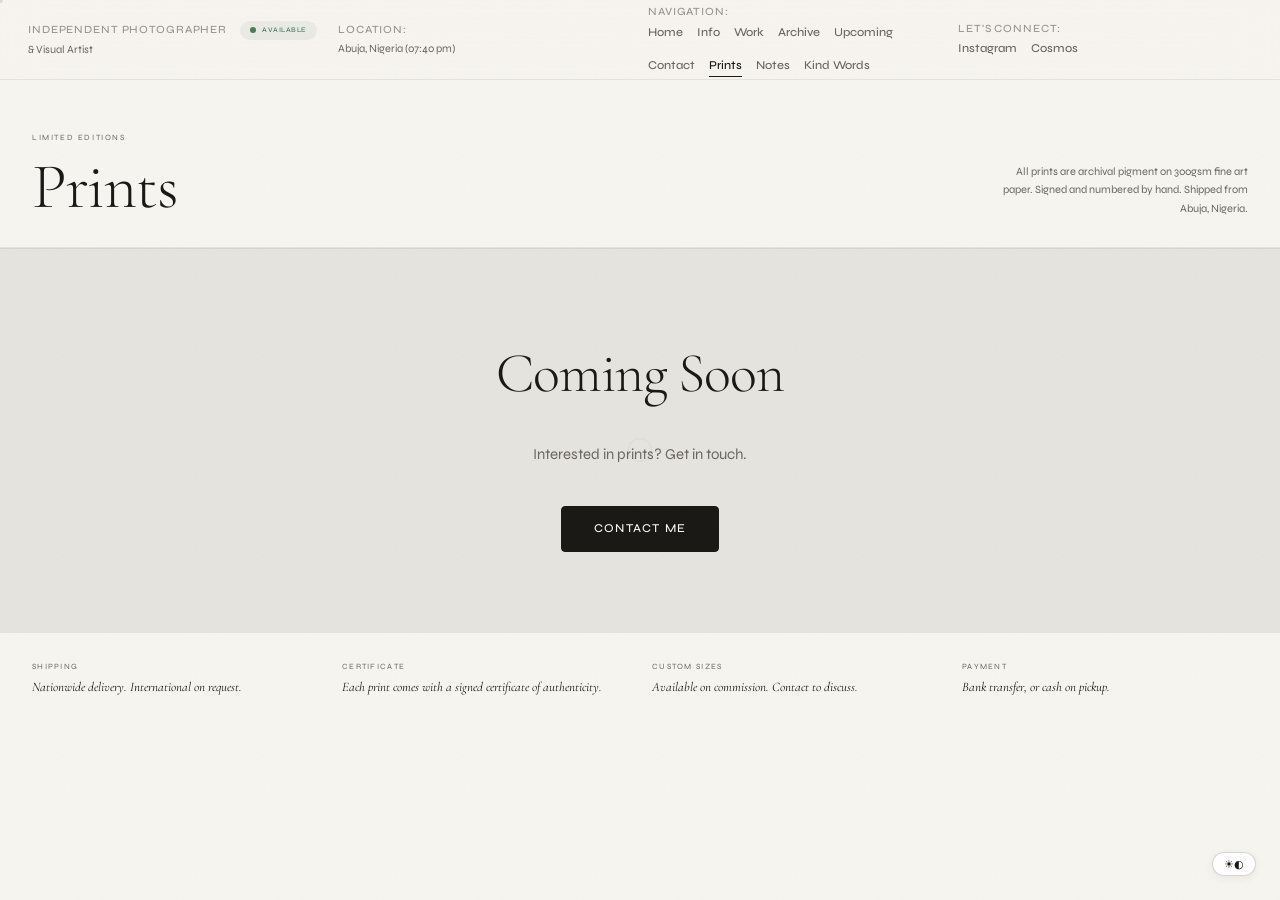
<file: prints.html>
<!DOCTYPE html>
<html lang="en" data-theme="light">
<head>
  <meta charset="UTF-8" />
  <meta name="viewport" content="width=device-width, initial-scale=1.0" />
  <title>Prints — Omotoyosi</title>
  <link rel="stylesheet" href="style.css" />
  <style>
    /* ============================================================
       PRINTS PAGE — standalone styles
    ============================================================ */

    .prints-page {
      min-height: 100vh;
      padding-top: var(--nav-h);
    }

    /* ── Page header ── */
    .prints-header {
      padding: 52px 32px 28px;
      border-bottom: 1px solid var(--border);
      display: flex;
      align-items: flex-end;
      justify-content: space-between;
      gap: 24px;
    }

    .prints-eyebrow {
      font-size: 8px;
      letter-spacing: 0.2em;
      text-transform: uppercase;
      color: var(--text-muted);
      display: block;
      margin-bottom: 10px;
      /* Simple fade-up — safe CSS animation */
      animation: safeFadeUp 0.7s ease 0.2s both;
    }

    .prints-title {
      font-family: var(--font-display);
      font-size: clamp(32px, 5vw, 64px);
      font-weight: 300;
      letter-spacing: -0.02em;
      line-height: 1;
      color: var(--text);
      animation: safeFadeUp 0.8s ease 0.3s both;
    }

    .prints-note {
      font-size: 11px;
      line-height: 1.7;
      color: var(--text-muted);
      max-width: 260px;
      text-align: right;
      animation: safeFadeUp 0.8s ease 0.4s both;
    }

    @keyframes safeFadeUp {
      from { opacity: 0; transform: translateY(12px); }
      to   { opacity: 1; transform: translateY(0); }
    }

    /* ── Coming Soon Display ── */
    .prints-coming-soon {
      grid-column: 1 / -1;
      padding: 80px 40px;
      text-align: center;
      display: flex;
      flex-direction: column;
      align-items: center;
      gap: 24px;
      animation: safeFadeUp 0.8s ease 0.4s both;
    }

    .prints-coming-soon h2 {
      font-family: var(--font-display);
      font-size: clamp(32px, 5vw, 56px);
      font-weight: 300;
      letter-spacing: -0.02em;
      color: var(--text);
    }

    .prints-coming-soon p {
      font-size: 15px;
      color: var(--text-muted);
      max-width: 360px;
      line-height: 1.6;
    }

    .prints-contact-btn {
      display: inline-block;
      padding: 12px 32px;
      background: var(--text);
      color: var(--bg);
      border: 1px solid var(--text);
      border-radius: 4px;
      font-size: 12px;
      font-weight: 500;
      letter-spacing: 0.1em;
      text-transform: uppercase;
      text-decoration: none;
      cursor: pointer;
      transition: all 0.2s ease;
      margin-top: 16px;
    }

    .prints-contact-btn:hover {
      background: transparent;
      color: var(--text);
    }

    /* ── Print grid ── */
    .prints-grid {
      display: grid;
      /*
        EDIT: Change the number to adjust columns.
        3 = three columns, 2 = two, etc.
        auto-fill makes it responsive automatically.
      */
      grid-template-columns: repeat(auto-fill, minmax(300px, 1fr));
      gap: 1px;
      background: var(--border);
      border-top: 1px solid var(--border);
    }

    /* ── Individual print card ── */
    .print-card {
      background: var(--bg);
      padding: 32px;
      display: flex;
      flex-direction: column;
      gap: 0;
      transition: background var(--t);
      /* Staggered fade-in — each card gets --i set by inline style */
      opacity: 0;
      animation: safeFadeUp 0.6s ease calc(0.1s + var(--i, 0) * 0.08s) both;
    }

    /* Image placeholder / actual image */
    .print-image-wrap {
      width: 100%;
      aspect-ratio: 3 / 4;
      overflow: hidden;
      background: var(--placeholder);
      margin-bottom: 20px;
      position: relative;
      transition: background var(--t);
    }

    .print-image-wrap img {
      width: 100%;
      height: 100%;
      object-fit: cover;
      display: block;
      /* Subtle zoom on hover — safe CSS only */
      transition: transform 0.7s ease;
    }

    .print-card:hover .print-image-wrap img {
      transform: scale(1.04);
    }

    /* Edition badge — e.g. "Ed. 10" */
    .print-edition-badge {
      position: absolute;
      top: 12px;
      right: 12px;
      font-size: 8px;
      letter-spacing: 0.12em;
      text-transform: uppercase;
      color: rgba(255,255,255,0.85);
      background: rgba(0,0,0,0.45);
      padding: 4px 8px;
      backdrop-filter: blur(4px);
    }

    /* Sold out overlay */
    .print-image-wrap.sold-out::after {
      content: 'Sold Out';
      position: absolute;
      inset: 0;
      background: rgba(0,0,0,0.55);
      display: flex;
      align-items: center;
      justify-content: center;
      font-size: 10px;
      letter-spacing: 0.2em;
      text-transform: uppercase;
      color: rgba(255,255,255,0.7);
    }

    /* Print info */
    .print-series {
      font-size: 8px;
      letter-spacing: 0.14em;
      text-transform: uppercase;
      color: var(--text-muted);
      margin-bottom: 6px;
    }

    .print-title {
      font-family: var(--font-display);
      font-size: clamp(18px, 2vw, 24px);
      font-weight: 400;
      letter-spacing: -0.01em;
      color: var(--text);
      line-height: 1.2;
      margin-bottom: 12px;
    }

    /* Print specs: size, paper, etc. */
    .print-specs {
      display: flex;
      flex-direction: column;
      gap: 4px;
      margin-bottom: 20px;
      padding-bottom: 20px;
      border-bottom: 1px solid var(--border);
    }

    .print-spec {
      display: flex;
      justify-content: space-between;
      align-items: baseline;
    }

    .print-spec-label {
      font-size: 9px;
      letter-spacing: 0.1em;
      text-transform: uppercase;
      color: var(--text-muted);
    }

    .print-spec-value {
      font-family: var(--font-display);
      font-size: 12px;
      font-style: italic;
      color: var(--text);
    }

    /* Price + order row */
    .print-footer {
      display: flex;
      align-items: center;
      justify-content: space-between;
      margin-top: auto;
    }

    .print-price {
      font-family: var(--font-display);
      font-size: 22px;
      font-weight: 300;
      color: var(--text);
    }

    .print-currency {
      font-size: 11px;
      color: var(--text-muted);
      margin-right: 2px;
    }

    /* Order button */
    .print-order-btn {
      font-family: var(--font-body);
      font-size: 9px;
      letter-spacing: 0.14em;
      text-transform: uppercase;
      color: var(--bg);
      background: var(--text);
      border: 1px solid var(--text);
      padding: 10px 20px;
      cursor: none;
      transition: background var(--t-fast), color var(--t-fast);
      text-decoration: none;
      display: inline-block;
    }

    .print-order-btn:hover {
      background: transparent;
      color: var(--text);
    }

    /* Disabled/sold out button */
    .print-order-btn.disabled {
      background: var(--placeholder);
      border-color: var(--border);
      color: var(--text-muted);
      pointer-events: none;
    }

    /* ── Shipping info bar ── */
    .prints-info-bar {
      padding: 28px 32px;
      border-top: 1px solid var(--border);
      display: grid;
      grid-template-columns: repeat(auto-fit, minmax(180px, 1fr));
      gap: 24px;
      animation: safeFadeUp 0.8s ease 0.8s both;
    }

    .info-bar-item {
      display: flex;
      flex-direction: column;
      gap: 5px;
    }

    .info-bar-label {
      font-size: 8px;
      letter-spacing: 0.16em;
      text-transform: uppercase;
      color: var(--text-muted);
    }

    .info-bar-value {
      font-family: var(--font-display);
      font-size: 13px;
      font-style: italic;
      color: var(--text);
      line-height: 1.5;
    }

    /* ── Mobile ── */
    @media (max-width: 768px) {
      .prints-header {
        flex-direction: column;
        align-items: flex-start;
        padding: 40px 16px 20px;
      }
      .prints-note { text-align: left; max-width: 100%; }
      .prints-grid { grid-template-columns: 1fr; }
      .print-card  { padding: 20px; }
      .prints-info-bar { padding: 24px 16px; }
    }
  </style>
</head>
<body class="page-prints">

  <div class="grain" aria-hidden="true"></div>

  <!-- Background animated shapes -->
  <div class="bg-shapes" aria-hidden="true">
    <div class="shape shape-1"></div>
    <div class="shape shape-2"></div>
    <div class="shape shape-3"></div>
  </div>

  <div id="pt" data-label=""></div>

  <div class="cursor"></div>
  <div class="cursor-dot"></div>

  <button class="theme-toggle" id="themeToggle" aria-label="Toggle theme">◐</button>

  <nav class="nav">
    <div class="nav-col">
      <span class="nav-label">Independent Photographer <span class="available"><span class="available-dot"></span>Available</span></span>
      <span class="nav-sub">&amp; Visual Artist</span>
    </div>
    <div class="nav-col">
      <span class="nav-label">Location:</span>
      <span class="nav-sub">Abuja, Nigeria (<span class="live-time">--:-- --</span>)</span>
    </div>
    <div class="nav-col">
      <span class="nav-label">Navigation:</span>
      <div class="nav-items">
        <a class="nav-link" data-href="index.html"    data-label="Home"     href="#">Home</a>
        <a class="nav-link" data-href="info.html"     data-label="Info"     href="#">Info</a>
        <a class="nav-link" data-href="work.html"     data-label="Work"     href="#">Work</a>
        <a class="nav-link" data-href="archive.html"  data-label="Archive"  href="#">Archive</a>
        <a class="nav-link" data-href="upcoming.html" data-label="Upcoming" href="#">Upcoming</a>
        <a class="nav-link" data-href="contact.html"  data-label="Contact"  href="#">Contact</a>
        <a class="nav-link active"                    href="prints.html">Prints</a>
        <a class="nav-link" data-href="notes.html"        data-label="Notes"        href="#">Notes</a>
        <a class="nav-link" data-href="testimonials.html" data-label="Kind Words"   href="#">Kind Words</a>
      </div>
    </div>
    <div class="nav-col">
      <span class="nav-label">Let's connect:</span>
      <div class="nav-items">
        <a class="nav-link" href="https://instagram.com/toyosi.i_" target="_blank">Instagram</a>
        <a class="nav-link" href="https://cosmos.so/toyosi"         target="_blank">Cosmos</a>
      </div>
    </div>
      <!-- Hamburger button — only visible on mobile (hidden on desktop via CSS) -->
    <button class="nav-hamburger" id="navHamburger" aria-label="Toggle menu" aria-expanded="false">
      <span></span>
      <span></span>
      <span></span>
    </button>
  </nav>

  <!--
    MOBILE MENU DRAWER
    Slides down on mobile when hamburger is tapped.
    EDIT: Update links here if you add or rename pages.
  -->
  <div class="mobile-menu" id="mobileMenu" aria-hidden="true">
    <div class="mobile-menu-section">
      <span class="mobile-menu-label">Navigate</span>
      <nav class="mobile-menu-links">
        <a class="mobile-menu-link" data-href="index.html" data-label="Home" href="#">Home</a>
        <a class="mobile-menu-link" data-href="work.html" data-label="Work" href="#">Work</a>
        <a class="mobile-menu-link" data-href="info.html" data-label="Info" href="#">Info</a>
        <a class="mobile-menu-link" data-href="archive.html" data-label="Archive" href="#">Archive</a>
        <a class="mobile-menu-link" data-href="upcoming.html" data-label="Upcoming" href="#">Upcoming</a>
        <a class="mobile-menu-link active" href="prints.html">Prints</a>
        <a class="mobile-menu-link" data-href="notes.html" data-label="Notes" href="#">Notes</a>
        <a class="mobile-menu-link" data-href="testimonials.html" data-label="Kind Words" href="#">Kind Words</a>
        <a class="mobile-menu-link" data-href="contact.html" data-label="Contact" href="#">Contact</a>
      </nav>
    </div>
    <div class="mobile-menu-section">
      <span class="mobile-menu-label">Connect</span>
      <div class="mobile-menu-socials">
        <!-- EDIT: Update your social URLs -->
        <a class="mobile-menu-social" href="https://instagram.com/toyosi.i_" target="_blank">Instagram ↗</a>
        <a class="mobile-menu-social" href="https://cosmos.so/toyosi" target="_blank">Cosmos ↗</a>
        <a class="mobile-menu-social" href="https://wa.me/2349019686395" target="_blank">WhatsApp ↗</a>
      </div>
    </div>
  </div>

  <div class="prints-page">

    <header class="prints-header">
      <div>
        <span class="prints-eyebrow">Limited Editions</span>
        <h1 class="prints-title">Prints</h1>
      </div>
      <!--
        EDIT: Change this note to describe your printing process,
        paper stock, or anything relevant to buyers.
      -->
      <p class="prints-note">
        All prints are archival pigment on 300gsm fine art paper.
        Signed and numbered by hand. Shipped from Abuja, Nigeria.
      </p>
    </header>

    <div class="prints-grid" id="printsGrid">
      <!-- PRINTS_COMING_START -->
      <div class="prints-coming-soon">
        <h2>Coming Soon</h2>
        <p id="comingSoonMessage">Interested in prints? Get in touch.</p>
        <a href="contact.html" class="prints-contact-btn">Contact Me</a>
      </div>
      <!-- PRINTS_COMING_END -->
    </div>

    <!-- Info bar below the grid -->
    <div class="prints-info-bar">
      <!-- EDIT: Update each of these with your real policies -->
      <div class="info-bar-item">
        <span class="info-bar-label">Shipping</span>
        <span class="info-bar-value">Nationwide delivery. International on request.</span>
      </div>
      <div class="info-bar-item">
        <span class="info-bar-label">Certificate</span>
        <span class="info-bar-value">Each print comes with a signed certificate of authenticity.</span>
      </div>
      <div class="info-bar-item">
        <span class="info-bar-label">Custom sizes</span>
        <span class="info-bar-value">Available on commission. Contact to discuss.</span>
      </div>
      <div class="info-bar-item">
        <span class="info-bar-label">Payment</span>
        <!-- EDIT: Change to reflect your actual accepted payment methods -->
        <span class="info-bar-value">Bank transfer, or cash on pickup.</span>
      </div>
    </div>

  </div>

  <script src="script.js"></script>
  <script defer src="https://cdn.vercel-insights.com/v1/script.js"></script>
</body>
</html>
</file>
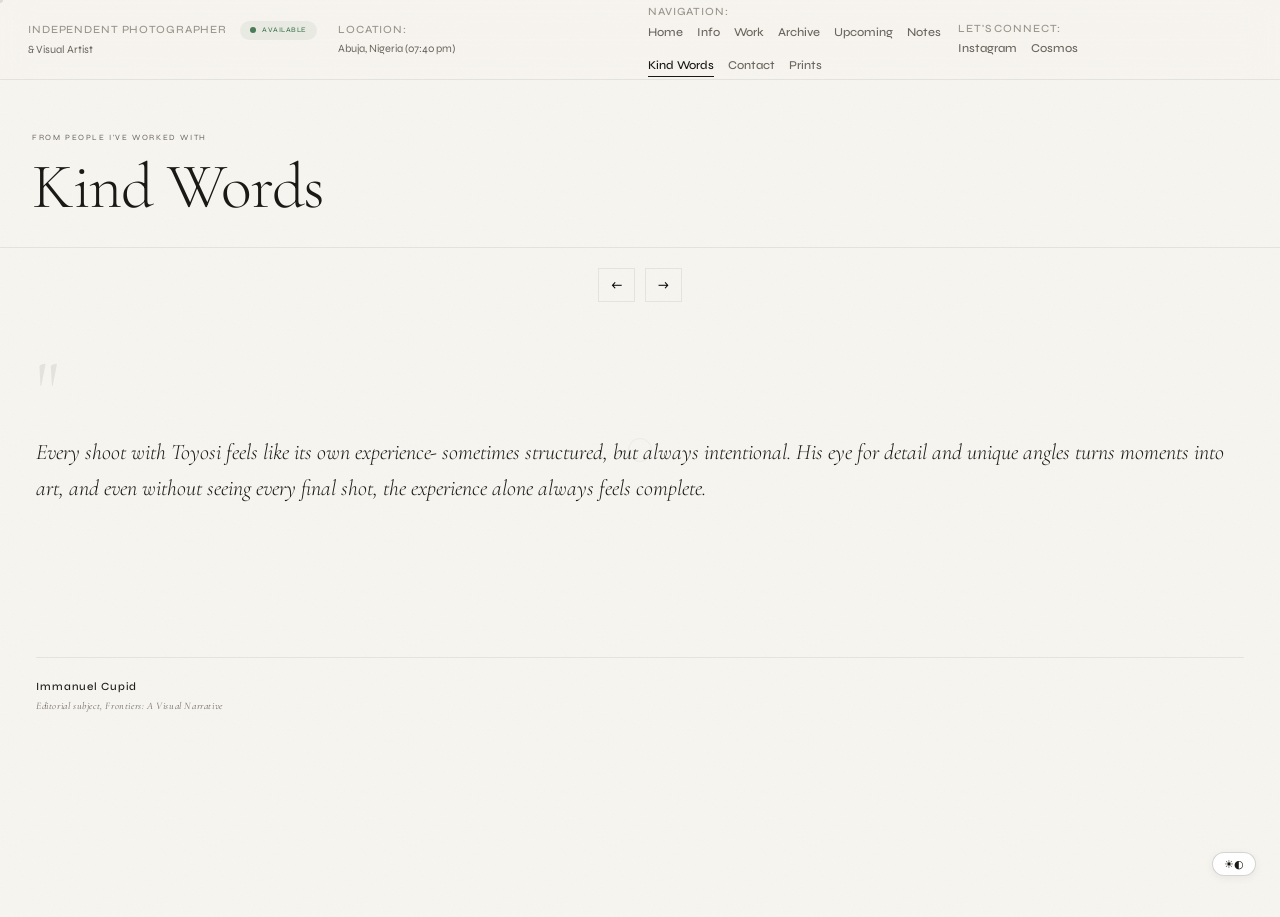
<file: testimonials.html>
<!DOCTYPE html>
<html lang="en" data-theme="light">
<head>
  <meta charset="UTF-8" />
  <meta name="viewport" content="width=device-width, initial-scale=1.0" />
  <title>Testimonials — Omotoyosi</title>
  <link rel="stylesheet" href="style.css" />
  <style>
    /* ============================================================
       TESTIMONIALS PAGE — standalone styles
    ============================================================ */

    .testimonials-page {
      min-height: 100vh;
      padding-top: var(--nav-h);
    }

    /* ── Page header ── */
    .testimonials-header {
      padding: 52px 32px 28px;
      border-bottom: 1px solid var(--border);
      animation: tFadeUp 0.7s ease 0.2s both;
    }

    .testimonials-eyebrow {
      font-size: 8px;
      letter-spacing: 0.2em;
      text-transform: uppercase;
      color: var(--text-muted);
      display: block;
      margin-bottom: 10px;
    }

    .testimonials-title {
      font-family: var(--font-display);
      font-size: clamp(32px, 5vw, 64px);
      font-weight: 300;
      letter-spacing: -0.02em;
      line-height: 1;
      color: var(--text);
    }

    @keyframes tFadeUp {
      from { opacity: 0; transform: translateY(12px); }
      to   { opacity: 1; transform: translateY(0); }
    }

    /* ── Testimonials grid ── */
    .testimonials-grid {
      display: flex;
      transition: transform 0.5s ease;
    }

    .testimonials-slider {
      overflow: hidden;
    }

    .testimonial-card {
      flex: 0 0 100%;
      background: var(--bg);
      padding: 44px 36px;
      display: flex;
      flex-direction: column;
      gap: 28px;
      transition: background var(--t);

      /* Scroll reveal — JS adds .visible */
      opacity: 0;
      transform: translateY(16px);
      transition:
        opacity 0.65s ease,
        transform 0.65s ease,
        background var(--t);
    }

    .slider-controls {
      display: flex;
      justify-content: center;
      gap: 10px;
      margin: 20px 0;
    }

    .slider-btn {
      background: var(--bg);
      border: 1px solid var(--border);
      padding: 8px 12px;
      cursor: pointer;
      transition: background var(--t);
    }

    .slider-btn:hover {
      background: var(--text);
      color: var(--bg);
    }

    .slider-btn.disabled {
      opacity: 0.5;
      pointer-events: none;
    }

    .testimonial-card.visible {
      opacity: 1;
      transform: translateY(0);
    }

    /* Large opening quote mark */
    .testimonial-quote-mark {
      font-family: var(--font-display);
      font-size: 80px;
      line-height: 0.6;
      color: var(--border);
      display: block;
      margin-bottom: -8px;
      transition: color var(--t);
      user-select: none;
    }

    /* The actual quote text */
    .testimonial-text {
      font-family: var(--font-display);
      font-size: clamp(16px, 2vw, 22px);
      font-weight: 300;
      font-style: italic;
      line-height: 1.65;
      color: var(--text);
      flex: 1;
    }

    /* Attribution */
    .testimonial-attribution {
      display: flex;
      flex-direction: column;
      gap: 3px;
      padding-top: 20px;
      border-top: 1px solid var(--border);
      transition: border-color var(--t);
    }

    .testimonial-name {
      font-size: 11px;
      letter-spacing: 0.08em;
      color: var(--text);
      font-weight: 500;
    }

    .testimonial-role {
      font-size: 10px;
      letter-spacing: 0.06em;
      color: var(--text-muted);
      font-family: var(--font-display);
      font-style: italic;
    }

    /* Optional: project reference */
    .testimonial-project {
      font-size: 8.5px;
      letter-spacing: 0.12em;
      text-transform: uppercase;
      color: var(--text-muted);
      margin-top: 4px;
    }

    /* ── Featured testimonial — spans full width ── */
    .testimonial-card.featured {
      grid-column: 1 / -1;
      padding: 52px 44px;
    }

    .testimonial-card.featured .testimonial-text {
      font-size: clamp(18px, 2.8vw, 32px);
      max-width: 760px;
    }

    /* ── CTA at the bottom ── */
    .testimonials-cta {
      padding: 52px 32px;
      border-top: 1px solid var(--border);
      display: flex;
      align-items: center;
      justify-content: space-between;
      gap: 24px;
      flex-wrap: wrap;

      /* Scroll reveal */
      opacity: 0;
      transform: translateY(12px);
      transition: opacity 0.6s ease, transform 0.6s ease;
    }

    .testimonials-cta.visible {
      opacity: 1;
      transform: translateY(0);
    }

    .cta-text {
      font-family: var(--font-display);
      font-size: clamp(16px, 2.5vw, 26px);
      font-weight: 300;
      font-style: italic;
      color: var(--text);
    }

    .cta-btn {
      font-size: 9px;
      letter-spacing: 0.16em;
      text-transform: uppercase;
      color: var(--bg);
      background: var(--text);
      border: 1px solid var(--text);
      padding: 12px 28px;
      cursor: none;
      text-decoration: none;
      display: inline-block;
      transition: background var(--t-fast), color var(--t-fast);
      flex-shrink: 0;
    }

    .cta-btn:hover {
      background: transparent;
      color: var(--text);
    }

    /* ── Mobile ── */
    @media (max-width: 768px) {
      .testimonials-header  { padding: 40px 16px 24px; }
      .testimonials-grid    { grid-template-columns: 1fr; }
      .testimonial-card     { padding: 32px 20px; }
      .testimonial-card.featured { padding: 36px 20px; }
      .testimonials-cta     { padding: 36px 16px; flex-direction: column; align-items: flex-start; }
    }
  </style>
</head>
<body class="page-testimonials">

  <div class="grain" aria-hidden="true"></div>

  <!-- Background animated shapes -->
  <div class="bg-shapes" aria-hidden="true">
    <div class="shape shape-1"></div>
    <div class="shape shape-2"></div>
    <div class="shape shape-3"></div>
  </div>

  <div id="pt" data-label=""></div>

  <div class="cursor"></div>
  <div class="cursor-dot"></div>

  <button class="theme-toggle" id="themeToggle" aria-label="Toggle theme">◐</button>

  <nav class="nav">
    <div class="nav-col">
      <span class="nav-label">Independent Photographer <span class="available"><span class="available-dot"></span>Available</span></span>
      <span class="nav-sub">&amp; Visual Artist</span>
    </div>
    <div class="nav-col">
      <span class="nav-label">Location:</span>
      <span class="nav-sub">Abuja, Nigeria (<span class="live-time">--:-- --</span>)</span>
    </div>
    <div class="nav-col">
      <span class="nav-label">Navigation:</span>
      <div class="nav-items">
        <a class="nav-link" data-href="index.html"    data-label="Home"     href="#">Home</a>
        <a class="nav-link" data-href="info.html"     data-label="Info"     href="#">Info</a>
        <a class="nav-link" data-href="work.html"     data-label="Work"     href="#">Work</a>
        <a class="nav-link" data-href="archive.html"  data-label="Archive"  href="#">Archive</a>
        <a class="nav-link" data-href="upcoming.html" data-label="Upcoming" href="#">Upcoming</a>
        <a class="nav-link" data-href="notes.html"    data-label="Notes"    href="#">Notes</a>
        <a class="nav-link active"                    href="testimonials.html">Kind Words</a>
        <a class="nav-link" data-href="contact.html"  data-label="Contact"  href="#">Contact</a>
        <a class="nav-link" data-href="prints.html"       data-label="Prints"       href="#">Prints</a>
      </div>
    </div>
    <div class="nav-col">
      <span class="nav-label">Let's connect:</span>
      <div class="nav-items">
        <a class="nav-link" href="https://instagram.com/toyosi.i_" target="_blank">Instagram</a>
        <a class="nav-link" href="https://cosmos.so/toyosi"         target="_blank">Cosmos</a>
      </div>
    </div>
      <!-- Hamburger button — only visible on mobile (hidden on desktop via CSS) -->
    <button class="nav-hamburger" id="navHamburger" aria-label="Toggle menu" aria-expanded="false">
      <span></span>
      <span></span>
      <span></span>
    </button>
  </nav>

  <!--
    MOBILE MENU DRAWER
    Slides down on mobile when hamburger is tapped.
    EDIT: Update links here if you add or rename pages.
  -->
  <div class="mobile-menu" id="mobileMenu" aria-hidden="true">
    <div class="mobile-menu-section">
      <span class="mobile-menu-label">Navigate</span>
      <nav class="mobile-menu-links">
        <a class="mobile-menu-link" data-href="index.html" data-label="Home" href="#">Home</a>
        <a class="mobile-menu-link" data-href="work.html" data-label="Work" href="#">Work</a>
        <a class="mobile-menu-link" data-href="info.html" data-label="Info" href="#">Info</a>
        <a class="mobile-menu-link" data-href="archive.html" data-label="Archive" href="#">Archive</a>
        <a class="mobile-menu-link" data-href="upcoming.html" data-label="Upcoming" href="#">Upcoming</a>
        <a class="mobile-menu-link" data-href="prints.html" data-label="Prints" href="#">Prints</a>
        <a class="mobile-menu-link" data-href="notes.html" data-label="Notes" href="#">Notes</a>
        <a class="mobile-menu-link active" href="testimonials.html">Kind Words</a>
        <a class="mobile-menu-link" data-href="contact.html" data-label="Contact" href="#">Contact</a>
      </nav>
    </div>
    <div class="mobile-menu-section">
      <span class="mobile-menu-label">Connect</span>
      <div class="mobile-menu-socials">
        <!-- EDIT: Update your social URLs -->
        <a class="mobile-menu-social" href="https://instagram.com/toyosi.i_" target="_blank">Instagram ↗</a>
        <a class="mobile-menu-social" href="https://cosmos.so/toyosi" target="_blank">Cosmos ↗</a>
        <a class="mobile-menu-social" href="https://wa.me/2349019686395" target="_blank">WhatsApp ↗</a>
      </div>
    </div>
  </div>

  <div class="testimonials-page">

    <header class="testimonials-header">
      <span class="testimonials-eyebrow">From people I've worked with</span>
      <h1 class="testimonials-title">Kind Words</h1>
    </header>

    <div class="slider-controls">
      <button id="testPrev" class="slider-btn">←</button>
      <button id="testNext" class="slider-btn">→</button>
    </div>

    <div class="testimonials-slider">
      <div class="testimonials-grid" id="testimonialsGrid">
      <!-- ADMIN_TESTIMONIALS_START -->
      <div class="testimonial-card">
        <span class="testimonial-quote-mark">"</span>
        <p class="testimonial-text">Every shoot with Toyosi feels like its own experience- sometimes structured, but always intentional. His eye for detail and unique angles turns moments into art, and even without seeing every final shot, the experience alone always feels complete.</p>
        <div class="testimonial-attribution">
          <span class="testimonial-name">Immanuel Cupid</span>
          <span class="testimonial-role">Editorial subject, Frontiers: A Visual Narrative</span>
          
        </div>
      </div>
      <div class="testimonial-card">
        <span class="testimonial-quote-mark">"</span>
        <p class="testimonial-text">Toyosi really did an amazing job with my birthday photoshoot. The pictures came out so beautifully and perfectly captured the vibe of the day with a lot of creativity. I'm honestly really impressed with his skill and professionalism. He is definitely someone i would recommend anytime.</p>
        <div class="testimonial-attribution">
          <span class="testimonial-name">Afuye Faith</span>
          <span class="testimonial-role">Portrait, Birthday commission</span>
          
        </div>
      </div>
      <div class="testimonial-card">
        <span class="testimonial-quote-mark">"</span>
        <p class="testimonial-text">His consistency and dedication shows in every outreach he shows up for, and it never goes unnoticed. His photos consistently capture moments in a powerful, beautiful way. He's truly valued on the team, with everyone always looking forward to working with him again.</p>
        <div class="testimonial-attribution">
          <span class="testimonial-name">Yakubu Muhammed Nazir</span>
          <span class="testimonial-role">Director, THAI</span>
          
        </div>
      </div>
      <div class="testimonial-card">
        <span class="testimonial-quote-mark">"</span>
        <p class="testimonial-text">The first time i had a shoot with him, we barely knew eachother, and i was still quite new to the whole experience. Despite that, he made everything feel comfortable and easy. He was patient, friendly, and professional throughout the session. The pictures turned out really nice, and i genuinely enjoyed the experience. I'd definitely recommend him to anyone looking for a great photographer.</p>
        <div class="testimonial-attribution">
          <span class="testimonial-name">Ubaidah Suleiman</span>
          <span class="testimonial-role">Muse</span>
          
        </div>
      </div>
      <div class="testimonial-card">
        <span class="testimonial-quote-mark">"</span>
        <p class="testimonial-text">Working with him feels like working with someone who genuinely cares about your experience. He has such a relaxed, comfortable energy and is very easy to talk to, which helps you loosen up naturally. He listens, understands your ideas, and brings them to life beautifully. He just gets it without you having to explain too much.</p>
        <div class="testimonial-attribution">
          <span class="testimonial-name">NotNenye</span>
          <span class="testimonial-role">Video editor/ Model, Abuja</span>
          
        </div>
      </div>
      <div class="testimonial-card">
        <span class="testimonial-quote-mark">"</span>
        <p class="testimonial-text">I've worked with dozens of photographers. Omotoyosi is one of the few who makes the subject of the photograph feel like a collaborator, not a subject.</p>
        <div class="testimonial-attribution">
          <span class="testimonial-name">Dr. Ngozi Amaechi</span>
          <span class="testimonial-role">Academic, Portrait commission</span>
          
        </div>
      </div>
      <div class="testimonial-card">
        <span class="testimonial-quote-mark">"</span>
        <p class="testimonial-text">Working with Toyosi was just easy. He knows exactly what he is doing without making it feel stiff. He pays attention to small details you wouldn't even think matter, but they end up making a big difference in the final result. I'd work with him again without thinking twice</p>
        <div class="testimonial-attribution">
          <span class="testimonial-name">Mbah Donald</span>
          <span class="testimonial-role">Model, Abuja</span>
          
        </div>
      </div>
      <div class="testimonial-card featured">
        <span class="testimonial-quote-mark">"</span>
        <p class="testimonial-text">My shoot with Toyosi is always very comfortable, he practically allows me to do my thing and be human, not a mannequin for poses, while being professional and still being your buddy...</p>
        <div class="testimonial-attribution">
          <span class="testimonial-name">Gbadebo Grace</span>
          <span class="testimonial-role">Model, Abuja</span>
          <span class="testimonial-project">Fẹ́yì</span>
        </div>
      </div><!-- ADMIN_TESTIMONIALS_END -->
      <!--
        EDIT: Copy a .testimonial-card block above and paste here
        to add more testimonials.
      -->

    </div>
    </div>

    <!-- CTA section at the bottom -->
    <div class="testimonials-cta" id="testimonialsCta">
      <p class="cta-text">
        Want to be here? Let's work together.
      </p>
      <!--
        EDIT: Update href with your contact page or email
      -->
      <a
        class="cta-btn"
        data-href="contact.html"
        data-label="Contact"
        href="#"
      >
        Get in touch
      </a>
    </div>

  </div>

  <script src="script.js"></script>
  <script>
    /* ============================================================
       TESTIMONIALS PAGE — slider
    ============================================================ */

    const grid = document.getElementById('testimonialsGrid');
    const cards = Array.from(grid.querySelectorAll('.testimonial-card'));
    let current = 0;

    const prevBtn = document.getElementById('testPrev');
    const nextBtn = document.getElementById('testNext');

    function showSlide(index) {
      current = Math.max(0, Math.min(index, cards.length - 1));
      grid.style.transform = `translateX(-${current * 100}%)`;
      prevBtn.classList.toggle('disabled', current === 0);
      nextBtn.classList.toggle('disabled', current === cards.length - 1);
    }

    prevBtn.addEventListener('click', () => showSlide(current - 1));
    nextBtn.addEventListener('click', () => showSlide(current + 1));

    // Auto advance every 5 seconds
    setInterval(() => {
      if (current < cards.length - 1) {
        showSlide(current + 1);
      } else {
        showSlide(0);
      }
    }, 5000);

    // Reveal on load
    cards.forEach((card, i) => {
      setTimeout(() => card.classList.add('visible'), i * 100);
    });

  </script>
  <script defer src="https://cdn.vercel-insights.com/v1/script.js"></script>
</body>
</html>
</file>
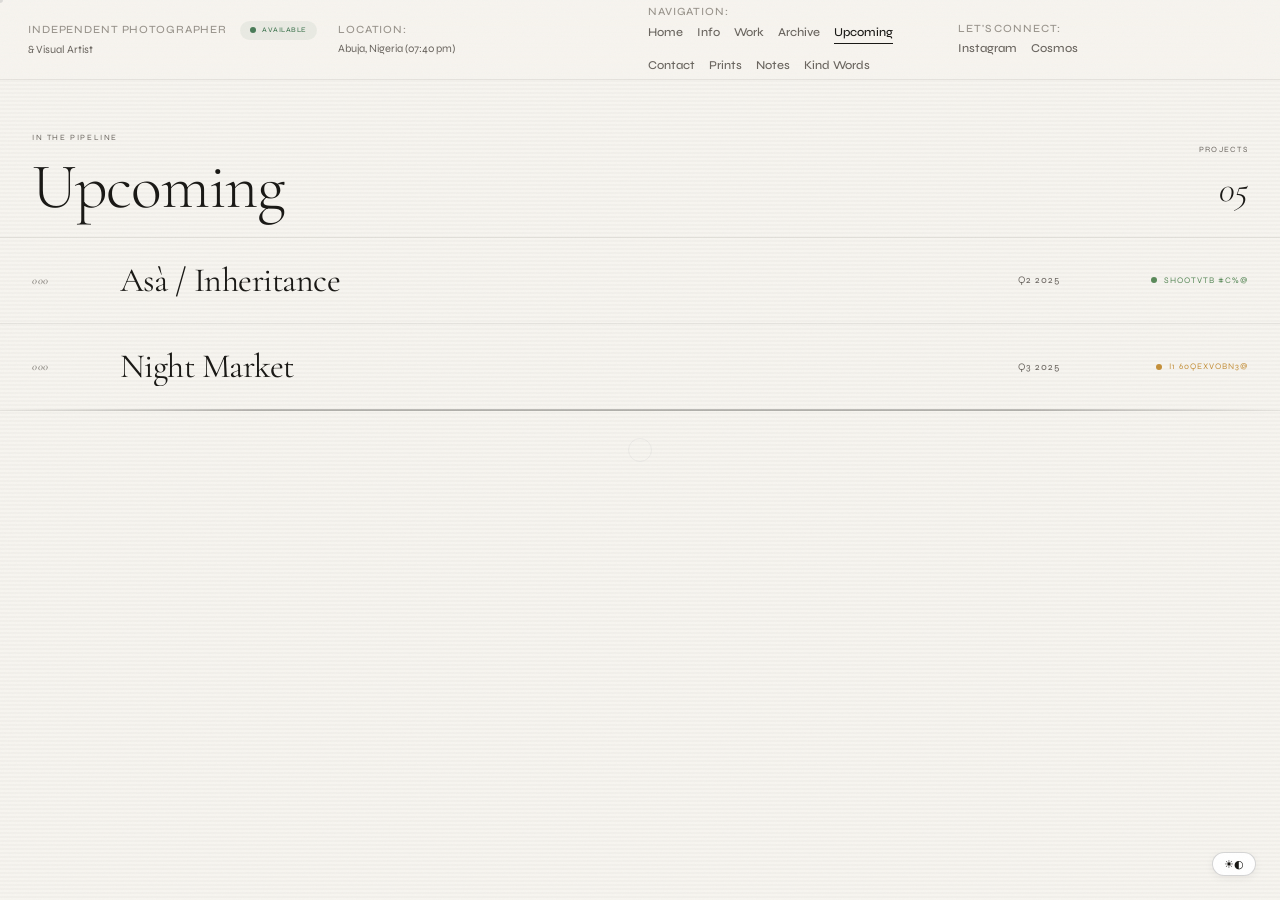
<file: upcoming.html>
<!DOCTYPE html>
<html lang="en" data-theme="light">
<head>
  <meta charset="UTF-8" />
  <meta name="viewport" content="width=device-width, initial-scale=1.0" />
  <title>Upcoming — Omotoyosi</title>
  <link rel="stylesheet" href="style.css" />
  <style>
    /* ============================================================
       UPCOMING PAGE — standalone styles
       All animations, layout, and effects for this page only.
    ============================================================ */

    /* ── Page layout ── */
    .upcoming-page {
      min-height: 100vh;
      padding-top: var(--nav-h);
      position: relative;
      overflow-x: hidden;
    }

    /* ── Scanline background texture ──
       Horizontal lines that give a CRT monitor / photocopier feel.
       EDIT: Change opacity to adjust intensity. */
    .upcoming-page::before {
      content: '';
      position: fixed;
      inset: 0;
      z-index: 0;
      pointer-events: none;
      background: repeating-linear-gradient(
        0deg,
        transparent,
        transparent 2px,
        rgba(0,0,0,0.018) 2px,
        rgba(0,0,0,0.018) 4px
      );
    }

    [data-theme="dark"] .upcoming-page::before {
      background: repeating-linear-gradient(
        0deg,
        transparent,
        transparent 2px,
        rgba(255,255,255,0.022) 2px,
        rgba(255,255,255,0.022) 4px
      );
    }

    /* ── Scan line — sweeps down on load, "printing" rows ── */
    .scan-line {
      position: fixed;
      left: 0; right: 0;
      height: 2px;
      background: linear-gradient(
        90deg,
        transparent 0%,
        var(--text) 20%,
        var(--text) 80%,
        transparent 100%
      );
      opacity: 0.25;
      z-index: 200;
      top: 0;
      pointer-events: none;
      /* JS drives this via top position */
      transition: opacity 0.4s ease;
    }

    .scan-line.done { opacity: 0; }

    /* ── Page header ── */
    .upcoming-header {
      padding: 52px 32px 0;
      position: relative; z-index: 2;
      display: flex;
      align-items: flex-end;
      justify-content: space-between;
      border-bottom: 1px solid var(--border);
      padding-bottom: 18px;
      margin-bottom: 0;
    }

    .upcoming-eyebrow {
      font-size: 8px;
      letter-spacing: 0.2em;
      text-transform: uppercase;
      color: var(--text-muted);
      display: block;
      margin-bottom: 10px;
      opacity: 0;
      animation: upFade 0.6s ease 0.3s forwards;
    }

    .upcoming-title {
      font-family: var(--font-display);
      font-size: clamp(32px, 5vw, 64px);
      font-weight: 300;
      letter-spacing: -0.02em;
      line-height: 1;
      color: var(--text);
      opacity: 0;
      animation: upFade 0.8s ease 0.4s forwards;
    }

    .upcoming-meta {
      text-align: right;
      opacity: 0;
      animation: upFade 0.8s ease 0.5s forwards;
    }

    .upcoming-meta-label {
      font-size: 8px;
      letter-spacing: 0.16em;
      text-transform: uppercase;
      color: var(--text-muted);
      display: block;
      margin-bottom: 4px;
    }

    /* Live counter — shows total upcoming projects */
    .upcoming-count {
      font-family: var(--font-display);
      font-size: 36px;
      font-weight: 300;
      font-style: italic;
      color: var(--text);
      display: block;
    }

    @keyframes upFade {
      from { opacity: 0; transform: translateY(10px); }
      to   { opacity: 1; transform: translateY(0); }
    }

    /* ── Project list ── */
    .project-list {
      position: relative; z-index: 2;
    }

    /* ── Individual project row ── */
    .project-row {
      border-bottom: 1px solid var(--border);
      padding: 0 32px;
      position: relative;
      overflow: hidden;
      cursor: none;

      /* Hidden until scan line hits it — JS adds .printed */
      opacity: 0;
      transform: translateY(4px);
      transition:
        opacity 0.5s ease,
        transform 0.5s ease,
        background 0.35s ease;
    }

    .project-row.printed {
      opacity: 1;
      transform: translateY(0);
    }

    /* Hover state — row expands and glows */
    .project-row:hover {
      background: var(--bg-alt);
    }

    /* Cursor crosshair over rows */
    .project-row:hover ~ * { cursor: crosshair; }

    /* ── Row inner layout ── */
    .project-row-inner {
      display: grid;
      grid-template-columns: 60px 1fr auto auto;
      align-items: center;
      gap: 28px;
      padding: 24px 0;
      transition: padding 0.4s ease;
    }

    .project-row:hover .project-row-inner {
      padding: 30px 0;
    }

    /* Project number */
    .project-num {
      font-family: var(--font-display);
      font-size: 11px;
      font-style: italic;
      color: var(--text-muted);
      letter-spacing: 0.06em;
      font-variant-numeric: tabular-nums;
    }

    /* Project title + concept block */
    .project-info {
      min-width: 0;
    }

    .project-title {
      font-family: var(--font-display);
      font-size: clamp(18px, 2.8vw, 34px);
      font-weight: 400;
      letter-spacing: -0.015em;
      color: var(--text);
      line-height: 1.1;
      margin-bottom: 0;
      transition: letter-spacing 0.4s ease;
      white-space: nowrap;
      overflow: hidden;
      text-overflow: ellipsis;
    }

    .project-row:hover .project-title {
      letter-spacing: 0.01em;
    }

    /* Concept line — hidden behind redaction bar */
    .project-concept-wrap {
      position: relative;
      overflow: hidden;
      height: 0;
      transition: height 0.45s cubic-bezier(0.25, 0.46, 0.45, 0.94);
    }

    .project-row:hover .project-concept-wrap {
      height: 22px;
      margin-top: 6px;
    }

    .project-concept {
      font-size: 11px;
      letter-spacing: 0.04em;
      color: var(--text-muted);
      line-height: 1.6;
      transform: translateY(100%);
      transition: transform 0.45s cubic-bezier(0.25, 0.46, 0.45, 0.94) 0.05s;
      white-space: nowrap;
      overflow: hidden;
      text-overflow: ellipsis;
      max-width: 500px;
    }

    .project-row:hover .project-concept {
      transform: translateY(0);
    }

    /* ── Redaction bar ──
       A solid bar that covers the concept text, slides away on hover.
       Gives the "declassified document" effect. */
    .redaction {
      position: absolute;
      inset: 0;
      background: var(--text);
      transform-origin: left center;
      transform: scaleX(1);
      transition: transform 0.5s cubic-bezier(0.77, 0, 0.175, 1) 0.05s;
    }

    .project-row:hover .redaction {
      transform: scaleX(0);
    }

    /* ── Date ── */
    .project-date {
      font-size: 10px;
      letter-spacing: 0.1em;
      color: var(--text-muted);
      white-space: nowrap;
      text-align: right;
      text-transform: uppercase;
    }

    /* ── Status badge ── */
    .project-status {
      display: flex;
      align-items: center;
      gap: 7px;
      white-space: nowrap;
      min-width: 160px;
      justify-content: flex-end;
    }

    .status-dot {
      width: 6px; height: 6px;
      border-radius: 50%;
      flex-shrink: 0;
    }

    .status-text {
      font-size: 8.5px;
      letter-spacing: 0.12em;
      text-transform: uppercase;
      /* Text is scrambled by JS on load then resolves */
    }

    /* Status colors — EDIT to change badge colors */
    .status-dev    .status-dot { background: #C4903A; animation: statusPulse 2s ease-in-out infinite; }
    .status-soon   .status-dot { background: #5A8A5A; animation: statusPulse 1.4s ease-in-out infinite; }
    .status-post   .status-dot { background: #7A6BAA; animation: statusPulse 2.5s ease-in-out infinite; }
    .status-paused .status-dot { background: var(--text-muted); }

    .status-dev    .status-text { color: #C4903A; }
    .status-soon   .status-text { color: #5A8A5A; }
    .status-post   .status-text { color: #7A6BAA; }
    .status-paused .status-text { color: var(--text-muted); }

    @keyframes statusPulse {
      0%, 100% { opacity: 1; transform: scale(1); }
      50%       { opacity: 0.4; transform: scale(0.6); }
    }

    /* ── Hover line accent — slides in from left on hover ── */
    .project-row::after {
      content: '';
      position: absolute;
      left: 0; top: 0; bottom: 0;
      width: 2px;
      background: var(--text);
      transform: scaleY(0);
      transform-origin: top center;
      transition: transform 0.35s cubic-bezier(0.25, 0.46, 0.45, 0.94);
    }

    .project-row:hover::after {
      transform: scaleY(1);
    }

    /* ── Footer note ── */
    .upcoming-footer {
      padding: 40px 32px 60px;
      position: relative; z-index: 2;
      display: flex;
      align-items: center;
      justify-content: space-between;
      opacity: 0;
      transition: opacity 0.6s ease;
    }

    .upcoming-footer.visible { opacity: 1; }

    .upcoming-footer-note {
      font-family: var(--font-display);
      font-size: 13px;
      font-style: italic;
      color: var(--text-muted);
    }

    .upcoming-footer-num {
      font-size: 9px;
      letter-spacing: 0.14em;
      text-transform: uppercase;
      color: var(--text-muted);
    }

    /* ── Mobile adjustments ── */
    @media (max-width: 768px) {
      .upcoming-header  { padding: 40px 16px 16px; flex-direction: column; align-items: flex-start; gap: 16px; }
      .upcoming-meta    { text-align: left; }
      .project-row      { padding: 0 16px; }
      .project-row-inner {
        grid-template-columns: 40px 1fr;
        grid-template-rows: auto auto;
        gap: 10px;
      }
      .project-date,
      .project-status { display: none; }
      .project-title  { font-size: clamp(16px, 5vw, 24px); }
      .upcoming-footer { padding: 28px 16px 40px; }
    }

  </style>
</head>
<body class="page-upcoming">

  <div class="grain" aria-hidden="true"></div>

  <!-- Background animated shapes -->
  <div class="bg-shapes" aria-hidden="true">
    <div class="shape shape-1"></div>
    <div class="shape shape-2"></div>
    <div class="shape shape-3"></div>
  </div>

  <div id="pt" data-label=""></div>

  <!-- Scan line element — JS animates this downward on load -->
  <div class="scan-line" id="scanLine"></div>

  <div class="cursor"></div>
  <div class="cursor-dot"></div>

  <button class="theme-toggle" id="themeToggle" aria-label="Toggle theme">◐</button>

  <nav class="nav">
    <div class="nav-col">
      <span class="nav-label">Independent Photographer <span class="available"><span class="available-dot"></span>Available</span></span>
      <span class="nav-sub">&amp; Visual Artist</span>
    </div>
    <div class="nav-col">
      <span class="nav-label">Location:</span>
      <span class="nav-sub">Abuja, Nigeria (<span class="live-time">--:-- --</span>)</span>
    </div>
    <div class="nav-col">
      <span class="nav-label">Navigation:</span>
      <div class="nav-items">
        <a class="nav-link" data-href="index.html"   data-label="Home"     href="#">Home</a>
        <a class="nav-link" data-href="info.html"    data-label="Info"     href="#">Info</a>
        <a class="nav-link" data-href="work.html"    data-label="Work"     href="#">Work</a>
        <a class="nav-link" data-href="archive.html" data-label="Archive"  href="#">Archive</a>
        <a class="nav-link active"                   href="upcoming.html">Upcoming</a>
        <a class="nav-link" data-href="contact.html" data-label="Contact"  href="#">Contact</a>
        <a class="nav-link" data-href="prints.html"       data-label="Prints"       href="#">Prints</a>
        <a class="nav-link" data-href="notes.html"        data-label="Notes"        href="#">Notes</a>
        <a class="nav-link" data-href="testimonials.html" data-label="Kind Words"   href="#">Kind Words</a>
      </div>
    </div>
    <div class="nav-col">
      <span class="nav-label">Let's connect:</span>
      <div class="nav-items">
        <a class="nav-link" href="https://instagram.com/toyosi.i_" target="_blank">Instagram</a>
        <a class="nav-link" href="https://cosmos.so/toyosi"         target="_blank">Cosmos</a>
      </div>
    </div>
      <!-- Hamburger button — only visible on mobile (hidden on desktop via CSS) -->
    <button class="nav-hamburger" id="navHamburger" aria-label="Toggle menu" aria-expanded="false">
      <span></span>
      <span></span>
      <span></span>
    </button>
  </nav>

  <!--
    MOBILE MENU DRAWER
    Slides down on mobile when hamburger is tapped.
    EDIT: Update links here if you add or rename pages.
  -->
  <div class="mobile-menu" id="mobileMenu" aria-hidden="true">
    <div class="mobile-menu-section">
      <span class="mobile-menu-label">Navigate</span>
      <nav class="mobile-menu-links">
        <a class="mobile-menu-link" data-href="index.html" data-label="Home" href="#">Home</a>
        <a class="mobile-menu-link" data-href="work.html" data-label="Work" href="#">Work</a>
        <a class="mobile-menu-link" data-href="info.html" data-label="Info" href="#">Info</a>
        <a class="mobile-menu-link" data-href="archive.html" data-label="Archive" href="#">Archive</a>
        <a class="mobile-menu-link active" href="upcoming.html">Upcoming</a>
        <a class="mobile-menu-link" data-href="prints.html" data-label="Prints" href="#">Prints</a>
        <a class="mobile-menu-link" data-href="notes.html" data-label="Notes" href="#">Notes</a>
        <a class="mobile-menu-link" data-href="testimonials.html" data-label="Kind Words" href="#">Kind Words</a>
        <a class="mobile-menu-link" data-href="contact.html" data-label="Contact" href="#">Contact</a>
      </nav>
    </div>
    <div class="mobile-menu-section">
      <span class="mobile-menu-label">Connect</span>
      <div class="mobile-menu-socials">
        <!-- EDIT: Update your social URLs -->
        <a class="mobile-menu-social" href="https://instagram.com/toyosi.i_" target="_blank">Instagram ↗</a>
        <a class="mobile-menu-social" href="https://cosmos.so/toyosi" target="_blank">Cosmos ↗</a>
        <a class="mobile-menu-social" href="https://wa.me/2349019686395" target="_blank">WhatsApp ↗</a>
      </div>
    </div>
  </div>

  <div class="upcoming-page" id="upcomingPage">

    <!-- Page header -->
    <header class="upcoming-header">
      <div>
        <span class="upcoming-eyebrow">In the pipeline</span>
        <h1 class="upcoming-title">Upcoming</h1>
      </div>
      <div class="upcoming-meta">
        <span class="upcoming-meta-label">Projects</span>
        <!-- Animated counter — JS counts up to number of projects -->
        <span class="upcoming-count" id="upcomingCount">00</span>
      </div>
    </header>

    <!-- Project list -->
    <div class="project-list" id="projectList">
      <!-- ADMIN_UPCOMING_START -->

      <!--
        EDIT: Add, remove, or update .project-row blocks.

        data-status options:
          "dev"    → In Development  (amber dot)
          "soon"   → Shooting Soon   (green dot)
          "post"   → Post-Production (purple dot)
          "paused" → On Hold         (grey dot)

        .project-concept text is hidden behind a redaction bar —
        it slides away on hover to reveal the concept.

        EDIT: Change all text between the tags to your real projects.
      -->

      <div class="project-row" data-status="soon">
        <div class="project-row-inner">
          <span class="project-num">001</span>
          <div class="project-info">
            <h2 class="project-title">Asà / Inheritance</h2>
            <div class="project-concept-wrap">
              <span class="project-concept">
                A portrait series on what Nigerian families pass down without words — gestures, silences, ways of standing.
              </span>
              <div class="redaction"></div>
            </div>
          </div>
          <span class="project-date">Q2 2025</span>
          <div class="project-status status-soon">
            <span class="status-dot"></span>
            <span class="status-text">Shooting Soon</span>
          </div>
        </div>
      </div>

      <div class="project-row" data-status="dev">
        <div class="project-row-inner">
          <span class="project-num">002</span>
          <div class="project-info">
            <h2 class="project-title">Night Market</h2>
            <div class="project-concept-wrap">
              <span class="project-concept">
                Abuja after dark — the vendors, the light, the economy of the hours nobody photographs.
              </span>
              <div class="redaction"></div>
            </div>
          </div>
          <span class="project-date">Q3 2025</span>
          <div class="project-status status-dev">
            <span class="status-dot"></span>
            <span class="status-text">In Development</span>
          </div>
        </div>
      </div>

      <div class="project-row" data-status="post">
        <div class="project-row-inner">
          <span class="project-num">003</span>
          <div class="project-info">
            <h2 class="project-title">Ìpadàbọ̀ II</h2>
            <div class="project-concept-wrap">
              <span class="project-concept">
                The second chapter. What remains after the return — the settling, the strange familiarity.
              </span>
              <div class="redaction"></div>
            </div>
          </div>
          <span class="project-date">Q2 2025</span>
          <div class="project-status status-post">
            <span class="status-dot"></span>
            <span class="status-text">Post-Production</span>
          </div>
        </div>
      </div>

      <div class="project-row" data-status="dev">
        <div class="project-row-inner">
          <span class="project-num">004</span>
          <div class="project-info">
            <h2 class="project-title">Men Don't</h2>
            <div class="project-concept-wrap">
              <span class="project-concept">
                Nigerian masculinity — the performances, the permissions, and what gets hidden in the body.
              </span>
              <div class="redaction"></div>
            </div>
          </div>
          <span class="project-date">Q4 2025</span>
          <div class="project-status status-dev">
            <span class="status-dot"></span>
            <span class="status-text">In Development</span>
          </div>
        </div>
      </div>

      <div class="project-row" data-status="paused">
        <div class="project-row-inner">
          <span class="project-num">005</span>
          <div class="project-info">
            <h2 class="project-title">Untitled Fashion</h2>
            <div class="project-concept-wrap">
              <span class="project-concept">
                A collaboration. Details to be confirmed.
              </span>
              <div class="redaction"></div>
            </div>
          </div>
          <span class="project-date">TBD</span>
          <div class="project-status status-paused">
            <span class="status-dot"></span>
            <span class="status-text">On Hold</span>
          </div>
        </div>
      </div>

      <!-- ADMIN_UPCOMING_END -->
      <!--
        EDIT: Copy and paste a .project-row block above to add more projects.
        Update the number, title, concept, date, data-status, and status-text.
      -->

    </div>

    <!-- Footer note -->
    <footer class="upcoming-footer" id="upcomingFooter">
      <span class="upcoming-footer-note">
        All projects subject to change. The best work is always unplanned.
      </span>
      <span class="upcoming-footer-num" id="footerYear"></span>
    </footer>

  </div>

  <script src="script.js"></script>
  <script>
    /* ============================================================
       UPCOMING PAGE — inline JS
       All animation logic specific to this page.
    ============================================================ */

    const GLITCH_CHARS = 'ABCDEFGHIJKLMNOPQRSTUVWXYZ0123456789@#$%&';

    // ── Scan line animation ────────────────────────────────
    // Sweeps from top to bottom of the page, "printing" each
    // project row as the line passes over it.

    const scanLine  = document.getElementById('scanLine');
    const rows      = document.querySelectorAll('.project-row');
    const pageEl    = document.getElementById('upcomingPage');

    function runScanLine() {
      if (!scanLine) return;

      const pageTop    = pageEl.getBoundingClientRect().top + window.scrollY;
      const pageHeight = pageEl.offsetHeight;
      const startY     = pageTop + 60;  // Start below nav
      const duration   = 1800;          // EDIT: ms for full scan (lower = faster)
      const startTime  = performance.now();

      // Track which rows have been printed
      const printed = new Set();

      function tick(now) {
        const elapsed  = now - startTime;
        const progress = Math.min(elapsed / duration, 1);
        const currentY = startY + progress * pageHeight;

        // Move scan line
        scanLine.style.top = currentY + 'px';

        // Print each row as scan line passes its midpoint
        rows.forEach(row => {
          const rect = row.getBoundingClientRect();
          const rowMid = rect.top + window.scrollY + rect.height / 2;

          if (currentY > rowMid && !printed.has(row)) {
            printed.add(row);
            row.classList.add('printed');

            // Glitch status text as it prints
            const statusEl = row.querySelector('.status-text');
            if (statusEl) glitchText(statusEl, statusEl.textContent, 600);

            // Count up the project number
            const numEl = row.querySelector('.project-num');
            if (numEl) countUp(numEl, parseInt(numEl.textContent), 400);
          }
        });

        if (progress < 1) {
          requestAnimationFrame(tick);
        } else {
          // Fade out scan line
          scanLine.classList.add('done');
          // Reveal footer
          setTimeout(() => {
            document.getElementById('upcomingFooter')?.classList.add('visible');
          }, 300);
        }
      }

      requestAnimationFrame(tick);
    }

    // ── Glitch text effect ─────────────────────────────────
    // Scrambles text with random chars then resolves to real value.
    // EDIT: cycles = how many random frames before resolving each char.

    function glitchText(el, finalText, duration) {
      const chars    = finalText.split('');
      const cycles   = 6;   // EDIT: higher = more scramble
      let   frame    = 0;
      let   resolved = 0;
      const interval = duration / (chars.length * cycles);

      const iv = setInterval(() => {
        el.textContent = chars.map((c, i) => {
          if (i < resolved) return c;
          if (c === ' ')    return ' ';
          return GLITCH_CHARS[Math.floor(Math.random() * GLITCH_CHARS.length)];
        }).join('');

        frame++;
        if (frame % cycles === 0) resolved++;
        if (resolved >= chars.length) {
          el.textContent = finalText;
          clearInterval(iv);
        }
      }, interval);
    }

    // ── Number count-up ────────────────────────────────────
    function countUp(el, target, duration) {
      const start     = 0;
      const startTime = performance.now();

      function tick(now) {
        const progress = Math.min((now - startTime) / duration, 1);
        const current  = Math.floor(progress * target);
        el.textContent = String(current).padStart(3, '0');
        if (progress < 1) requestAnimationFrame(tick);
        else el.textContent = String(target).padStart(3, '0');
      }

      requestAnimationFrame(tick);
    }

    // ── Animated project counter in header ─────────────────
    const countEl = document.getElementById('upcomingCount');
    const total   = rows.length;

    if (countEl) {
      setTimeout(() => {
        let n = 0;
        const iv = setInterval(() => {
          n++;
          countEl.textContent = String(n).padStart(2, '0');
          if (n >= total) clearInterval(iv);
        }, 80);
      }, 500);
    }

    // ── Footer year ────────────────────────────────────────
    const footerYear = document.getElementById('footerYear');
    if (footerYear) footerYear.textContent = new Date().getFullYear();

    // ── Cursor crosshair over rows ──────────────────────────
    // Override default cursor behavior on project rows
    rows.forEach(row => {
      row.addEventListener('mouseenter', () => {
        const cursor = document.querySelector('.cursor');
        if (cursor) {
          cursor.style.width        = '24px';
          cursor.style.height       = '24px';
          cursor.style.borderRadius = '0';
          cursor.style.opacity      = '0.6';
          cursor.style.transform    = 'translate(-50%, -50%) rotate(45deg)';
        }
      });

      row.addEventListener('mouseleave', () => {
        const cursor = document.querySelector('.cursor');
        if (cursor) {
          cursor.style.width        = '';
          cursor.style.height       = '';
          cursor.style.borderRadius = '';
          cursor.style.opacity      = '';
          cursor.style.transform    = 'translate(-50%, -50%)';
        }
      });
    });

    // ── Title hover letter spacing pulse ───────────────────
    // Each project title gets a subtle letter-spacing oscillation on hover
    document.querySelectorAll('.project-title').forEach(title => {
      let animating = false;
      let rafId;

      title.addEventListener('mouseenter', () => {
        animating = true;
        const start = performance.now();

        function pulse(now) {
          if (!animating) {
            title.style.letterSpacing = '';
            return;
          }
          const t  = (now - start) / 400;
          const ls = Math.sin(t * Math.PI * 2) * 0.015;
          title.style.letterSpacing = `${-0.015 + ls}em`;
          rafId = requestAnimationFrame(pulse);
        }

        rafId = requestAnimationFrame(pulse);
      });

      title.addEventListener('mouseleave', () => {
        animating = false;
        cancelAnimationFrame(rafId);
        title.style.letterSpacing = '';
      });
    });

    // ── Start scan line after page transition settles ──────
    // EDIT: Change 500 to adjust delay before scan starts (ms)
    setTimeout(runScanLine, 500);

  </script>
  <script defer src="https://cdn.vercel-insights.com/v1/script.js"></script>
</body>
</html>
</file>
<file: style.css>
/* ============================================================
   OMOTOYOSI PORTFOLIO — style.css
   Shared across all pages.
   ============================================================

   TABLE OF CONTENTS:
   1.  Variables           — edit colors, fonts, sizes here
   2.  Reset & Base
   3.  Film Grain
   4.  Page Transition     — full-screen wipe between pages
   5.  Cursor              — magnetic lagging ring + dot
   6.  Cursor Label
   7.  Theme Toggle
   8.  Available Badge
   9.  Navigation
   10. Landing             — index.html
   11. Typewriter Bio
   12. Work / Filmstrip    — work.html
   13. Info                — info.html
   14. Contact             — contact.html
   15. Archive             — archive.html
   16. Shoot               — shoot.html
   17. Lightbox
   18. Scroll Progress
   19. Dark Mode
   20. Mobile

   ============================================================ */


/* ============================================================
   1. VARIABLES — Modern Design System
   ============================================================ */

:root {
  /* Light theme (default) */
  --bg:              #F7F5F0;
  --bg-alt:          #EFEBE4;
  --bg-elevated:     #FFFFFF;
  --text:            #1A1916;
  --text-muted:      #6B6660;
  --text-subtle:     #9A958D;
  --border:          rgba(26,25,22,0.08);
  --border-strong:   rgba(26,25,22,0.18);
  --placeholder:     #D4CFC5;
  --shadow-sm:       rgba(26,25,22,0.06);
  --shadow-md:       rgba(26,25,22,0.10);
  --shadow-lg:       rgba(26,25,22,0.16);
  --shadow-xl:       rgba(26,25,22,0.22);
  --grain-opacity:   0.035;
  --available:       #4A7C59;
  --available-bg:   rgba(74,124,89,0.08);
  --overlay-opacity: 0.38;
  --overlay-dark:    rgba(12,11,9,0.52);

  /* Shoot page gradient orbs */
  --orb-a:  rgba(196,144,58,0.18);
  --orb-b:  rgba(122,107,170,0.14);
  --orb-c:  rgba(74,124,89,0.12);

  /* Typography */
  --font-display: 'Cormorant Garamond', Georgia, serif;
  --font-body:    'Syne', 'Helvetica Neue', Arial, sans-serif;
  --font-mono:    'JetBrains Mono', 'Fira Code', monospace;

  /* Spacing scale */
  --space-xs:   4px;
  --space-sm:   8px;
  --space-md:   16px;
  --space-lg:   24px;
  --space-xl:   32px;
  --space-2xl:  48px;
  --space-3xl:  64px;
  --space-4xl:  96px;

  /* Layout */
  --nav-h:         80px;
  --content-max:   1400px;
  --radius-sm:     4px;
  --radius-md:     8px;
  --radius-lg:     16px;
  --radius-full:   9999px;

  /* Animation */
  --ease-smooth:   cubic-bezier(0.25, 0.46, 0.45, 0.94);
  --ease-bounce:   cubic-bezier(0.34, 1.56, 0.64, 1);
  --ease-out:      cubic-bezier(0.16, 1, 0.3, 1);
  --t:             0.4s;
  --t-fast:        0.15s;
  --t-slow:        0.7s;
}


/* ============================================================
   2. RESET & BASE
   ============================================================ */

*, *::before, *::after { margin:0; padding:0; box-sizing:border-box; }

html { 
  font-size:16px; 
  -webkit-font-smoothing:antialiased;
  -moz-osx-font-smoothing:grayscale;
  scroll-behavior: smooth;
}

body {
  background: var(--bg);
  color: var(--text);
  font-family: var(--font-body);
  font-weight: 400;
  line-height: 1.6;
  overflow-x: hidden;
  cursor: none;
  transition: background var(--t) var(--ease-smooth), color var(--t) var(--ease-smooth);
  min-height: 100vh;
}

a            { color: inherit; text-decoration: none; cursor: none; }
img          { display: block; width: 100%; height: 100%; object-fit: cover; }
button       { font-family: var(--font-body); cursor: none; border: none; background: none; }
ul, ol       { list-style: none; }

/* Selection */
::selection {
  background: var(--text);
  color: var(--bg);
}

/* Focus states */
:focus-visible {
  outline: 2px solid var(--text);
  outline-offset: 2px;
}


/* ============================================================
   3. FILM GRAIN
   Animated analog noise overlay — pure CSS, no images.
   EDIT: --grain-opacity in :root to adjust intensity.
   ============================================================ */

.grain {
  position: fixed; inset: -50%;
  width: 200%; height: 200%;
  pointer-events: none; z-index: 9980;
  opacity: var(--grain-opacity);
  background-image: url("data:image/svg+xml,%3Csvg xmlns='http://www.w3.org/2000/svg' width='200' height='200'%3E%3Cfilter id='n'%3E%3CfeTurbulence type='fractalNoise' baseFrequency='0.85' numOctaves='4' stitchTiles='stitch'/%3E%3C/filter%3E%3Crect width='200' height='200' filter='url(%23n)'/%3E%3C/svg%3E");
  background-size: 200px 200px;
  animation: grain 0.18s steps(1) infinite;
  mix-blend-mode: multiply;
}

@keyframes grain {
  0%   { transform: translate(0,0); }
  10%  { transform: translate(-3%,-4%); }
  20%  { transform: translate(4%,2%); }
  30%  { transform: translate(-2%,3%); }
  40%  { transform: translate(3%,-3%); }
  50%  { transform: translate(-4%,1%); }
  60%  { transform: translate(2%,4%); }
  70%  { transform: translate(-3%,2%); }
  80%  { transform: translate(4%,-2%); }
  90%  { transform: translate(-1%,-3%); }
  100% { transform: translate(3%,3%); }
}

[data-theme="dark"] .grain {
  mix-blend-mode: lighten;
  opacity: calc(var(--grain-opacity) * 0.5);
}


/* ============================================================
   3b. BACKGROUND SHAPES
   Abstract gradient orbs — moved by cursor in JS (section 9.5).
   CSS supplies color + glow; JS supplies position via transform.
   Vivid on shoot pages, whisper-quiet on others.
   ============================================================ */

.bg-shapes {
  position: fixed;
  inset: 0;
  z-index: 0;
  pointer-events: none;
  overflow: hidden;
}

.shape {
  position: absolute;
  border-radius: 50%;
  pointer-events: none;
  opacity: 0;
  transition: opacity 1.5s var(--ease-smooth);
}

.shape-1 {
  width: clamp(450px, 55vw, 820px);
  height: clamp(450px, 55vw, 820px);
  top: -22%; left: -16%;
}
.shape-2 {
  width: clamp(380px, 48vw, 700px);
  height: clamp(380px, 48vw, 700px);
  top: 18%; right: -14%;
}
.shape-3 {
  width: clamp(320px, 42vw, 580px);
  height: clamp(320px, 42vw, 580px);
  bottom: -12%; left: 28%;
}

/* SHOOT PAGE — vivid breathing orbs that respond to cursor */
.page-shoot .shape-1 {
  opacity: 1;
  filter: blur(72px);
  background: radial-gradient(circle at 40% 40%, var(--orb-a) 0%, transparent 68%);
  animation: orbPulse1 18s ease-in-out infinite alternate;
}
.page-shoot .shape-2 {
  opacity: 1;
  filter: blur(88px);
  background: radial-gradient(circle at 60% 55%, var(--orb-b) 0%, transparent 68%);
  animation: orbPulse2 22s ease-in-out infinite alternate-reverse;
}
.page-shoot .shape-3 {
  opacity: 1;
  filter: blur(64px);
  background: radial-gradient(circle at 50% 45%, var(--orb-c) 0%, transparent 65%);
  animation: orbPulse3 15s ease-in-out infinite alternate;
}

/* OTHER PAGES — barely-there atmospheric tint */
.page-work .shape-1, .page-info .shape-1, .page-contact .shape-1 {
  opacity: 0.45;
  filter: blur(110px);
  background: radial-gradient(circle at 40% 40%, var(--orb-a) 0%, transparent 68%);
}
.page-work .shape-3, .page-info .shape-3, .page-contact .shape-3 {
  opacity: 0.30;
  filter: blur(100px);
  background: radial-gradient(circle at 50% 50%, var(--orb-c) 0%, transparent 65%);
}

/* Keyframes — only opacity+filter; transform is owned by JS cursor logic */
@keyframes orbPulse1 {
  0%   { opacity: 0.65; filter: blur(66px); }
  50%  { opacity: 1;    filter: blur(90px); }
  100% { opacity: 0.75; filter: blur(72px); }
}
@keyframes orbPulse2 {
  0%   { opacity: 0.55; filter: blur(82px); }
  40%  { opacity: 0.9;  filter: blur(104px); }
  100% { opacity: 0.65; filter: blur(86px); }
}
@keyframes orbPulse3 {
  0%   { opacity: 0.6;  filter: blur(58px); }
  60%  { opacity: 1;    filter: blur(76px); }
  100% { opacity: 0.7;  filter: blur(62px); }
}


/* ============================================================
   4. PAGE TRANSITION — Smooth Curtain Effect
   Full-screen panel wipes up on page exit,
   then tears off upward on the new page's enter.
   JS triggers .pt-exit and .pt-enter classes.
   ============================================================ */

#pt {
  position: fixed;
  inset: 0;
  z-index: 9900;
  background: var(--text);
  pointer-events: none;

  /* Start subtle: faded and slightly scaled */
  opacity: 0;
  transform: scaleY(0.98);
  transform-origin: bottom;
  transition: opacity 0.5s var(--ease-out), 
              transform 0.5s var(--ease-out);
}

/* Exit animation: fade in and scale to cover */
#pt.pt-cover {
  opacity: 1;
  transform: scaleY(1);
  transform-origin: bottom;
}

/* Enter animation: fade out with slight zoom to reveal */
#pt.pt-reveal {
  opacity: 0;
  transform: scaleY(1.02);
  transform-origin: top;
  transition: opacity 0.45s var(--ease-out) 0.08s, 
              transform 0.45s var(--ease-out) 0.08s;
}

/* Small decorative label on the transition panel */
#pt::after {
  content: attr(data-label);
  position: absolute;
  bottom: 32px;
  left: 32px;
  font-family: var(--font-body);
  font-size: 8px;
  font-weight: 500;
  letter-spacing: 0.16em;
  text-transform: uppercase;
  color: rgba(236, 234, 227, 0.35);
}


/* ============================================================
   4c. SPLASH SCREEN — Editorial intro overlay
   ============================================================ */

.splash {
  position: fixed;
  inset: 0;
  z-index: 10000;
  background: var(--bg);
  display: flex;
  align-items: center;
  justify-content: center;
  transition: opacity 0.8s cubic-bezier(0.16, 1, 0.3, 1),
              visibility 0.8s cubic-bezier(0.16, 1, 0.3, 1);
}

.splash.done {
  opacity: 0;
  visibility: hidden;
  pointer-events: none;
}

.splash-inner {
  text-align: center;
  display: flex;
  flex-direction: column;
  align-items: center;
}

.splash-eyebrow {
  font-size: 8px;
  letter-spacing: 0.22em;
  text-transform: uppercase;
  color: var(--text-muted);
  opacity: 0;
  transform: translateY(8px);
  animation: splashFadeIn 0.7s var(--ease-out) 0.3s forwards;
}

.splash-name {
  font-family: var(--font-display);
  font-size: clamp(42px, 10vw, 100px);
  font-weight: 300;
  letter-spacing: -0.03em;
  color: var(--text);
  line-height: 1;
  margin: 16px 0;
  opacity: 0;
  transform: translateY(12px);
  animation: splashFadeIn 0.8s var(--ease-out) 0.5s forwards;
}

.splash-line {
  width: 0;
  height: 1px;
  background: var(--text);
  opacity: 0.3;
  animation: splashLineGrow 1s var(--ease-out) 0.9s forwards;
}

@keyframes splashLineGrow {
  from { width: 0; }
  to   { width: 80px; }
}

.splash-location {
  font-size: 9px;
  letter-spacing: 0.14em;
  text-transform: uppercase;
  color: var(--text-subtle);
  margin-top: 16px;
  opacity: 0;
  animation: splashFadeIn 0.6s var(--ease-out) 1.2s forwards;
}

@keyframes splashFadeIn {
  from { opacity: 0; transform: translateY(8px); }
  to   { opacity: 1; transform: translateY(0); }
}

[data-theme="dark"] .splash {
  background: var(--bg);
}


/* ============================================================
   5. CURSOR — Modern Minimal Ring + Dot
   ============================================================ */

.cursor {
  position: fixed;
  width: 24px; height: 24px;
  border: 1px solid var(--text);
  border-radius: 50%;
  pointer-events: none;
  z-index: 9998;
  transform: translate(-50%, -50%);
  opacity: 0.4;
  transition:
    width 0.3s var(--ease-bounce),
    height 0.3s var(--ease-bounce),
    opacity 0.25s ease,
    border-radius 0.3s ease,
    border-color var(--t-fast),
    background var(--t-fast);
  will-change: left, top;
  mix-blend-mode: difference;
}

.cursor-dot {
  position: fixed;
  width: 6px; height: 6px;
  background: var(--text);
  border-radius: 50%;
  pointer-events: none;
  z-index: 9999;
  transform: translate(-50%,-50%);
  transition: background var(--t-fast), transform 0.12s ease;
  will-change: left, top;
  mix-blend-mode: difference;
}

/* Expanded state over interactive elements */
.cursor.is-hover {
  width: 48px; height: 48px;
  opacity: 0.15;
  border-radius: 50%;
  background: var(--text);
}

/* Pressed / click state */
.cursor.is-click {
  width: 18px; height: 18px;
  opacity: 0.8;
  background: var(--text);
}

/* Over images — subtle rectangle */
.cursor.is-image {
  width: 44px; height: 56px;
  border-radius: 3px;
  opacity: 0.2;
}


/* ============================================================
   6. CURSOR LABEL
   "View →" floats above cursor over gallery items.
   ============================================================ */

.cursor-label {
  position: fixed;
  pointer-events: none;
  z-index: 9997;
  font-size: 7px;
  font-weight: 500;
  letter-spacing: 0.12em;
  text-transform: uppercase;
  color: var(--bg);
  background: var(--text);
  border-radius: var(--radius-full);
  padding: 6px 12px;
  white-space: nowrap;
  opacity: 0;
  transform: translate(-50%, -180%) scale(0.85);
  transition: opacity 0.2s ease, transform 0.2s var(--ease-bounce);
}

.cursor-label.visible {
  opacity: 1;
  transform: translate(-50%, -180%) scale(1);
}


/* ============================================================
   7. THEME TOGGLE — Minimal Pill Toggle
   ============================================================ */

.theme-toggle {
  position: fixed;
  bottom: 24px; right: 24px;
  z-index: 1000;
  width: 44px; height: 24px;
  border-radius: var(--radius-full);
  border: 1px solid var(--border-strong);
  background: var(--bg-elevated);
  color: var(--text);
  font-size: 11px;
  display: flex; align-items: center; justify-content: center;
  cursor: none;
  transition: background var(--t) var(--ease-smooth), 
              color var(--t) var(--ease-smooth), 
              border-color var(--t) var(--ease-smooth), 
              transform 0.3s var(--ease-bounce);
  box-shadow: 0 2px 8px var(--shadow-sm);
}

.theme-toggle:hover { 
  transform: scale(1.08); 
  box-shadow: 0 4px 16px var(--shadow-md);
}

.theme-toggle::before {
  content: '☀';
  transition: transform 0.4s var(--ease-bounce);
}

[data-theme="dark"] .theme-toggle::before {
  content: '☾';
  transform: rotate(360deg);
}


/* ============================================================
   8. AVAILABLE BADGE — Modern Pill Badge
   ============================================================ */

.available {
  display: inline-flex; 
  align-items: center; 
  gap: 6px;
  font-size: 7px; 
  font-weight: 500;
  letter-spacing: 0.08em; 
  text-transform: uppercase;
  color: var(--available); 
  margin-left: 10px; 
  vertical-align: middle;
  background: var(--available-bg);
  padding: 4px 10px;
  border-radius: var(--radius-full);
}

.available-dot {
  width: 6px; height: 6px; 
  border-radius: 50%;
  background: var(--available);
  animation: pulse 2.4s ease-in-out infinite;
}

@keyframes pulse {
  0%,100% { opacity:1; transform:scale(1); }
  50%      { opacity:0.4; transform:scale(0.7); }
}


/* ============================================================
   9. NAVIGATION — Clean Editorial Grid
   ============================================================ */

.nav {
  position: fixed;
  top: 0; left: 0; right: 0;
  height: var(--nav-h);
  display: grid;
  grid-template-columns: repeat(4, 1fr);
  align-items: center;
  padding: 0 28px;
  z-index: 500;
  border-bottom: 1px solid var(--border);
  gap: 16px;
  /* Glass effect — subtle frost on all pages */
  background: color-mix(in srgb, var(--bg) 82%, transparent);
  backdrop-filter: blur(16px) saturate(1.5);
  -webkit-backdrop-filter: blur(16px) saturate(1.5);
  transition: background var(--t) var(--ease-smooth), 
              border-color var(--t) var(--ease-smooth),
              backdrop-filter var(--t) var(--ease-smooth);
}

/* When bg image is active on landing — transparent nav */
.nav.nav-transparent {
  background: transparent;
  border-bottom-color: rgba(236,234,227,0.08);
  backdrop-filter: blur(8px);
}

.nav-col { 
  display:flex; 
  flex-direction:column; 
  gap: 2px; 
}

.nav-label {
  font-size: 11px; 
  letter-spacing: 0.08em; 
  text-transform: uppercase;
  color: var(--text-subtle); 
  line-height: 1.5; 
  font-weight: 500;
}

.nav-sub { 
  font-size: 11px; 
  color: var(--text-muted); 
  line-height: 1.5; 
}

.nav-items { 
  display:flex; 
  gap: 14px; 
  flex-wrap:wrap; 
}

.nav-link {
  font-size: 12px; 
  font-weight: 500;
  color: var(--text-muted);
  position: relative; 
  cursor: none;
  transition: color var(--t-fast) var(--ease-smooth);
}

.nav-link::after {
  content:''; 
  position:absolute; 
  bottom: -2px; left:0;
  width: 0; 
  height: 1px; 
  background: var(--text);
  transition: width var(--t-fast) var(--ease-smooth);
}

.nav-link:hover, 
.nav-link.active { 
  color: var(--text); 
}

.nav-link:hover::after, 
.nav-link.active::after { 
  width: 100%; 
}

/* Hamburger button — hidden on desktop, shown on mobile via media query */
.nav-hamburger { display: none; }

/* Mobile menu drawer — hidden on desktop always */
.mobile-menu { display: none; }

/* Transparent nav variant — lighter text */
.nav-transparent .nav-label,
.nav-transparent .nav-sub,
.nav-transparent .nav-link { 
  color: rgba(236,234,227,0.5); 
}

.nav-transparent .nav-link:hover,
.nav-transparent .nav-link.active { 
  color: rgba(236,234,227,0.95); 
}

.nav-transparent .nav-link::after { 
  background: rgba(236,234,227,0.8); 
}


/* ============================================================
   10. LANDING (index.html) — Editorial Layout
   ============================================================ */

.landing {
  min-height: 100vh;
  position: relative;
  display: flex;
  flex-direction: column;
  overflow: hidden;
}

/* Background image */
.landing-bg {
  position: absolute;
  inset: 0;
  z-index: 0;
  opacity: 0;
  transition: opacity 1.2s var(--ease-out) 0.15s;
}

.landing-bg.loaded { opacity: 1; }

.landing-bg img {
  width: 100%; height: 100%; object-fit: cover;
  object-position: center;
  animation: bgBreathe 24s ease-in-out infinite;
}

.landing-bg::after {
  content: '';
  position: absolute; inset: 0;
  background: var(--overlay-dark);
  z-index: 1;
}

@keyframes bgBreathe {
  0%,100% { transform: scale(1); }
  50%      { transform: scale(1.03); }
}

/* Editorial content area */
.landing-content {
  flex: 1;
  display: flex;
  flex-direction: column;
  justify-content: flex-end;
  padding: var(--nav-h) 32px 0;
  position: relative;
  z-index: 2;
  min-height: 100vh;
}

.landing-editorial {
  flex: 1;
  display: flex;
  flex-direction: column;
  justify-content: center;
  max-width: 880px;
  padding-bottom: 40px;
}

.landing-eyebrow {
  font-size: 8px;
  letter-spacing: 0.22em;
  text-transform: uppercase;
  color: var(--text-muted);
  margin-bottom: 20px;
  opacity: 0;
  animation: editReveal 0.8s var(--ease-out) 0.4s forwards;
}

.bg-active .landing-eyebrow { color: rgba(236,234,227,0.5); }

.landing-divider {
  width: 0;
  height: 1px;
  background: var(--border-strong);
  margin: 20px 0 24px;
  animation: dividerDraw 1.2s var(--ease-out) 1s forwards;
}

.bg-active .landing-divider { background: rgba(236,234,227,0.15); }

@keyframes dividerDraw {
  from { width: 0; }
  to   { width: min(320px, 60%); }
}

@keyframes editReveal {
  from { opacity: 0; transform: translateY(12px); }
  to   { opacity: 1; transform: translateY(0); }
}

@keyframes nameReveal {
  from { opacity:0; transform:translateY(16px); }
  to   { opacity:1; transform:translateY(0); }
}

/* Big serif display name */
.name-display {
  font-family: var(--font-display);
  font-size: clamp(56px, 11vw, 140px);
  font-weight: 300;
  line-height: 0.88;
  letter-spacing: -0.02em;
  color: var(--text);
  white-space: nowrap;
  transition: color var(--t) var(--ease-smooth);
  animation: nameReveal 1s var(--ease-smooth) 0.6s both;
}

/* When bg image active */
.bg-active .name-display {
  color: rgba(236,234,227,0.92);
}

/* Landing footer row */
.landing-footer-row {
  display: flex;
  align-items: flex-end;
  justify-content: space-between;
  padding: 24px 0 32px;
  border-top: 1px solid var(--border);
  opacity: 0;
  animation: editReveal 0.8s var(--ease-out) 1.8s forwards;
}

.bg-active .landing-footer-row { border-top-color: rgba(236,234,227,0.08); }

/* CTA links */
.landing-cta {
  display: flex;
  gap: 24px;
  align-items: center;
}

.landing-cta-link {
  font-size: 9px;
  letter-spacing: 0.14em;
  text-transform: uppercase;
  color: var(--bg);
  background: var(--text);
  padding: 12px 24px;
  cursor: none;
  transition: background var(--t-fast), color var(--t-fast), border-color var(--t-fast);
  border: 1px solid var(--text);
}

.landing-cta-link:hover {
  background: transparent;
  color: var(--text);
}

.landing-cta-link.secondary {
  background: transparent;
  color: var(--text);
  border: 1px solid var(--border-strong);
}

.landing-cta-link.secondary:hover {
  background: var(--text);
  color: var(--bg);
  border-color: var(--text);
}

.bg-active .landing-cta-link {
  color: var(--bg);
  background: rgba(236,234,227,0.9);
  border-color: rgba(236,234,227,0.9);
}

.bg-active .landing-cta-link:hover {
  background: transparent;
  color: rgba(236,234,227,0.9);
}

.bg-active .landing-cta-link.secondary {
  background: transparent;
  color: rgba(236,234,227,0.7);
  border-color: rgba(236,234,227,0.2);
}

.bg-active .landing-cta-link.secondary:hover {
  background: rgba(236,234,227,0.9);
  color: var(--text);
  border-color: rgba(236,234,227,0.9);
}

/* Scroll hint */
.landing-scroll-hint {
  display: flex;
  flex-direction: column;
  align-items: center;
  gap: 8px;
}

.landing-scroll-hint span {
  font-size: 7px;
  letter-spacing: 0.2em;
  text-transform: uppercase;
  color: var(--text-subtle);
}

.bg-active .landing-scroll-hint span { color: rgba(236,234,227,0.35); }

.scroll-line {
  width: 1px;
  height: 0;
  background: var(--text-subtle);
  animation: scrollLineGrow 1.5s var(--ease-out) 2.2s forwards;
}

.bg-active .scroll-line { background: rgba(236,234,227,0.25); }

@keyframes scrollLineGrow {
  from { height: 0; }
  to   { height: 32px; }
}


/* ============================================================
   11. TYPEWRITER BIO — Modern Minimal
   EDIT: Change text in script.js under TYPEWRITER_TEXT.
   EDIT: Change speed with TYPEWRITER_SPEED in script.js.
   ============================================================ */

.hero-bio-wrap {
  margin-top: 12px;
  max-width: 580px;
  overflow: hidden;
}

.hero-bio {
  font-size: clamp(14px, 1.1vw, 16px);
  font-weight: 400;
  letter-spacing: 0.04em;
  color: var(--text-muted);
  line-height: 1.75;
  opacity: 0;
  transform: translateX(-16px);
  transition: opacity 0.6s var(--ease-out) 0.9s, 
              transform 0.6s var(--ease-out) 0.9s, 
              color var(--t) var(--ease-smooth);
}

.hero-bio.visible { 
  opacity:1; 
  transform:translateX(0); 
}

.bg-active .hero-bio { 
  color: rgba(236,234,227,0.55); 
}

.tw-cursor {
  display: inline-block;
  width: 2px;
  height: 0.9em;
  background: var(--text-muted);
  vertical-align: text-bottom;
  margin-left: 2px;
  animation: blink 1s step-end infinite;
}

.tw-cursor.done { 
  animation: blink 1.5s step-end 3; 
}

@keyframes blink { 
  0%,100%{opacity:1;} 
  50%{opacity:0;} 
}


/* Mobile adjustments for bio position */
@media (max-width: 768px) {
  .hero-bio-wrap {
    margin-top: 16px;
    max-width: 100%;
  }
}



/* ============================================================
   12. WORK INDEX (work.html)
   Editorial scrollable list of shoots.
   Desktop: hover a row → floating image preview near cursor.
   Mobile:  tap a row  → inline image preview slides open.
   No animation loops — all CSS transitions.
   ============================================================ */

/* ── Page layout ── */
.work-index-page {
  min-height: 100vh;
  padding-top: var(--nav-h);
}

/* ── Page header ── */
.work-index-header {
  display: flex;
  align-items: flex-end;
  justify-content: space-between;
  padding: 44px 32px 24px;
  border-bottom: 1px solid var(--border);
  gap: 20px;
}

.work-index-eyebrow {
  font-size: 8px;
  letter-spacing: 0.2em;
  text-transform: uppercase;
  color: var(--text-muted);
  display: block;
  margin-bottom: 8px;
}

.work-index-title {
  font-family: var(--font-display);
  font-size: clamp(36px, 6vw, 72px);
  font-weight: 300;
  letter-spacing: -0.02em;
  line-height: 1;
  color: var(--text);
  /* Staggered entrance on load */
  animation: workTitleIn 0.9s var(--ease) both;
}

@keyframes workTitleIn {
  from { opacity: 0; transform: translateY(16px); }
  to   { opacity: 1; transform: translateY(0); }
}

.work-index-header-right {
  display: flex;
  flex-direction: column;
  align-items: flex-end;
  gap: 4px;
  padding-bottom: 6px;
  opacity: 0;
  animation: workTitleIn 0.9s var(--ease) 0.15s both;
}

.work-index-count {
  font-family: var(--font-display);
  font-size: 13px;
  font-style: italic;
  color: var(--text);
}

.work-index-year {
  font-size: 9px;
  letter-spacing: 0.1em;
  color: var(--text-muted);
}

/* ── Row list ── */
.work-list {
  position: relative;
}

/* ── Wheel card carousel (desktop) ──────────────────────────
   Horizontal scroll filmstrip. Cards displayed in a row,
   overflow scrolls with snap. JS handles click navigation.
   ─────────────────────────────────────────────────────────── */

.work-list {
  display: flex;
  gap: 3px;
  padding: 52px 32px 64px;
  overflow-x: auto;
  scroll-snap-type: x proximity;
  -webkit-overflow-scrolling: touch;
  scrollbar-width: none;
  cursor: ew-resize;
  /* So cards stack above bg-shapes */
  position: relative;
  z-index: 1;
}

.work-list::-webkit-scrollbar { display: none; }

/* Individual shoot card */
.wheel-card {
  flex: 0 0 clamp(180px, 22vw, 280px);
  scroll-snap-align: start;
  cursor: none;
  position: relative;
  transition:
    transform 0.45s var(--ease-smooth),
    opacity 0.35s ease;
  will-change: transform;
}

.wheel-card:hover {
  transform: translateY(-10px) scale(1.025);
  z-index: 2;
}

/* Cover image container */
.wheel-thumb {
  width: 100%;
  aspect-ratio: 2 / 3;
  overflow: hidden;
  background: var(--placeholder);
  position: relative;
  transition: background var(--t);
  /* Subtle shadow beneath card */
  box-shadow: 0 8px 32px var(--shadow-sm);
}

.wheel-card:hover .wheel-thumb {
  box-shadow: 0 24px 60px var(--shadow-md);
}

.wheel-thumb img {
  width: 100%; height: 100%;
  object-fit: cover;
  display: block;
  transition: transform 0.7s var(--ease-smooth), filter 0.5s ease;
}

.wheel-card:hover .wheel-thumb img {
  transform: scale(1.06);
}

/* Hover overlay: number + arrow */
.wheel-thumb::after {
  content: '→';
  position: absolute;
  inset: 0;
  display: flex;
  align-items: flex-end;
  justify-content: flex-end;
  padding: 16px;
  background: linear-gradient(to top, rgba(0,0,0,0.36) 0%, transparent 50%);
  color: rgba(255,255,255,0.75);
  font-size: 18px;
  opacity: 0;
  transition: opacity 0.35s ease;
}

.wheel-card:hover .wheel-thumb::after {
  opacity: 1;
}

/* Label below card */
.wheel-label {
  display: block;
  font-family: var(--font-display);
  font-size: clamp(13px, 1.4vw, 16px);
  font-weight: 400;
  font-style: italic;
  letter-spacing: -0.01em;
  color: var(--text);
  margin-top: 12px;
  line-height: 1.3;
  transition: color var(--t-fast);
}

.wheel-card:hover .wheel-label {
  color: var(--text);
}

/* Year tag */
.wheel-year {
  display: block;
  font-size: 8.5px;
  letter-spacing: 0.12em;
  text-transform: uppercase;
  color: var(--text-muted);
  margin-top: 5px;
}

/* ── ENHANCED: Metadata badges & tags ─────────────────────── */

/* Shot count badge — appears on hover top-right */
.wheel-badge {
  position: absolute;
  top: 12px;
  right: 12px;
  background: rgba(0, 0, 0, 0.6);
  color: rgba(255, 255, 255, 0.9);
  padding: 6px 10px;
  font-size: 11px;
  letter-spacing: 0.08em;
  border-radius: 3px;
  opacity: 0;
  transition: opacity 0.35s ease;
  pointer-events: none;
  backdrop-filter: blur(4px);
}

.wheel-card:hover .wheel-badge {
  opacity: 1;
}

/* Project tags — displayed below title on hover */
.wheel-tags {
  display: block;
  font-size: 9px;
  letter-spacing: 0.1em;
  text-transform: uppercase;
  color: var(--text-subtle);
  margin-top: 6px;
  min-height: 12px;
  transition: color 0.35s ease;
}

.wheel-card:hover .wheel-tags {
  color: var(--text-muted);
}

/* Arrow navigation buttons (optional — position within .work-index-page) */
.wheel-arrow {
  position: absolute;
  top: 50%;
  transform: translateY(-50%);
  z-index: 10;
  width: 38px; height: 38px;
  border: 1px solid var(--border-strong);
  background: var(--bg-elevated);
  color: var(--text);
  font-size: 13px;
  display: flex; align-items: center; justify-content: center;
  cursor: none;
  transition:
    background var(--t-fast),
    color var(--t-fast),
    border-color var(--t-fast),
    transform 0.25s var(--ease-smooth);
  box-shadow: 0 2px 12px var(--shadow-sm);
}

.wheel-arrow:hover {
  background: var(--text);
  color: var(--bg);
  border-color: var(--text);
  transform: translateY(-50%) scale(1.06);
}

.wheel-arrow.prev { left: 8px; }
.wheel-arrow.next { right: 8px; }

/* Pagination counter dot row */
.wheel-counter {
  position: absolute;
  bottom: 24px;
  left: 50%;
  transform: translateX(-50%);
  font-size: 8.5px;
  letter-spacing: 0.14em;
  text-transform: uppercase;
  color: var(--text-muted);
  pointer-events: none;
  z-index: 2;
}

/* ── End wheel carousel ── */

/* ── Individual shoot row ── */
.work-row {
  border-bottom: 1px solid var(--border);
  /* Staggered entrance — JS sets --row-i on each row */
  opacity: 0;
  animation: rowIn 0.6s var(--ease) calc(0.1s + var(--row-i, 0) * 0.055s) both;
  transition: background var(--t-fast);
}

@keyframes rowIn {
  from { opacity: 0; transform: translateY(10px); }
  to   { opacity: 1; transform: translateY(0); }
}

/* ── Row main line (always visible) ── */
.work-row-main {
  display: grid;
  grid-template-columns: 52px 1fr auto 32px;
  align-items: center;
  gap: 20px;
  padding: 22px 32px;
  cursor: none;
  position: relative;
  /* Left accent line — scales in on hover */
  transition: background var(--t-fast);
}

.work-row-main::before {
  content: '';
  position: absolute;
  left: 0; top: 0; bottom: 0;
  width: 2px;
  background: var(--text);
  transform: scaleY(0);
  transform-origin: top;
  transition: transform 0.35s var(--ease);
}

/* Desktop hover state */
@media (hover: hover) {
  .work-row:hover .work-row-main {
    background: var(--bg-alt);
  }

  .work-row:hover .work-row-main::before {
    transform: scaleY(1);
  }

  .work-row:hover .work-row-title {
    letter-spacing: 0.01em;
  }

  .work-row:hover .work-row-arrow {
    transform: translateX(5px);
    opacity: 1;
  }
}

/* Row open state (mobile tap) */
.work-row.row-open .work-row-main::before {
  transform: scaleY(1);
}

.work-row.row-open .work-row-arrow {
  transform: rotate(90deg);
  opacity: 1;
}

/* Shoot number */
.work-row-num {
  font-family: var(--font-display);
  font-size: 11px;
  font-style: italic;
  color: var(--text-muted);
  letter-spacing: 0.06em;
  flex-shrink: 0;
}

/* Title + description */
.work-row-info {
  min-width: 0;
}

.work-row-title {
  font-family: var(--font-display);
  font-size: clamp(18px, 2.8vw, 30px);
  font-weight: 400;
  letter-spacing: -0.015em;
  line-height: 1.1;
  color: var(--text);
  transition: letter-spacing 0.4s ease;
  /* Prevent overflow on very small screens */
  overflow: hidden;
  text-overflow: ellipsis;
  white-space: nowrap;
}

.work-row-desc {
  font-size: 11px;
  color: var(--text-muted);
  margin-top: 3px;
  line-height: 1.5;
  overflow: hidden;
  text-overflow: ellipsis;
  white-space: nowrap;
}

/* Meta: category + year */
.work-row-meta {
  display: flex;
  flex-direction: column;
  align-items: flex-end;
  gap: 3px;
  flex-shrink: 0;
}

.work-row-cat {
  font-size: 8.5px;
  letter-spacing: 0.12em;
  text-transform: uppercase;
  color: var(--text-muted);
}

.work-row-year {
  font-family: var(--font-display);
  font-size: 11px;
  font-style: italic;
  color: var(--text-muted);
}

/* Arrow */
.work-row-arrow {
  font-size: 16px;
  color: var(--text);
  opacity: 0.3;
  transition: transform 0.3s var(--ease), opacity 0.3s ease;
  flex-shrink: 0;
  line-height: 1;
}

/* ── Floating image preview (desktop only) ──
   Positioned near cursor by JS. Pure CSS opacity + scale
   transition — no animation loop needed.
   Hidden on touch devices via media query.            */
.work-preview {
  position: fixed;
  z-index: 400;
  pointer-events: none;
  /* Starts off-screen and invisible */
  opacity: 0;
  transform: scale(0.94) translateY(8px);
  transition: opacity 0.3s ease, transform 0.3s var(--ease);
  /* Size of the preview image */
  width: 220px;
  aspect-ratio: 3 / 4;
  overflow: hidden;
  background: var(--placeholder);
  box-shadow: 0 20px 60px rgba(0, 0, 0, 0.2);
  /* Offset from cursor so it doesn't block the row */
  margin-left: 32px;
  margin-top: -60px;
}

.work-preview.visible {
  opacity: 1;
  transform: scale(1) translateY(0);
}

.work-preview img {
  width: 100%;
  height: 100%;
  object-fit: cover;
  display: block;
  /* Smooth image swap */
  transition: opacity 0.25s ease;
}

.work-preview img.swapping {
  opacity: 0;
}

/* Hide floating preview on touch screens — mobile gets inline preview instead */
@media (hover: none), (max-width: 768px) {
  .work-preview { display: none; }
}

/* ── Mobile inline preview ──
   Hidden by default. Opens with max-height CSS transition
   when .row-open is added by JS.
   Only visible on touch / small screens.               */
.work-row-preview {
  overflow: hidden;
  max-height: 0;
  transition: max-height 0.45s cubic-bezier(0.25, 0.46, 0.45, 0.94);
  /* Hidden on desktop — desktop uses floating preview */
}

.work-row.row-open .work-row-preview {
  /* Large enough to show image + button */
  max-height: 380px;
}

.work-row-preview-inner {
  padding: 0 16px 20px;
  display: flex;
  flex-direction: column;
  gap: 14px;
}

.work-row-preview-img-wrap {
  width: 100%;
  aspect-ratio: 3 / 2;
  overflow: hidden;
  background: var(--placeholder);
  transition: background var(--t);
}

.work-row-preview-img-wrap img {
  width: 100%;
  height: 100%;
  object-fit: cover;
  display: block;
}

/* "View Series →" button inside mobile preview */
.work-row-preview-btn {
  display: inline-block;
  align-self: flex-start;
  font-size: 9px;
  letter-spacing: 0.14em;
  text-transform: uppercase;
  color: var(--bg);
  background: var(--text);
  padding: 10px 20px;
  transition: background var(--t-fast), color var(--t-fast);
  cursor: pointer;
}

.work-row-preview-btn:hover {
  background: transparent;
  color: var(--text);
  outline: 1px solid var(--text);
}

/* On desktop, the inline preview is hidden — use floating one instead */
@media (hover: hover) and (min-width: 769px) {
  .work-row-preview { display: none; }
}


/* ============================================================
   13. INFO (info.html)
   ============================================================ */

.info-page {
  min-height: 100vh;
  padding-top: var(--nav-h);
  display: flex; align-items: center; justify-content: center;
}

.info-inner {
  max-width: 680px;
  width: 90%;
  padding: 60px 0;
}

/* Each text block is a .reveal-line — clips in from below */
.reveal-block {
  overflow: hidden;
  margin-bottom: 28px;
}

.reveal-block:last-child { margin-bottom: 0; }

.reveal-inner {
  transform: translateY(100%);
  opacity: 0;
  transition:
    transform 0.85s var(--ease),
    opacity 0.85s ease;
}

/* JS adds .revealed when the block scrolls into view */
.reveal-block.revealed .reveal-inner {
  transform: translateY(0);
  opacity: 1;
}

/* Section label above each block */
.info-section-label {
  font-size: 8px; letter-spacing: 0.18em; text-transform: uppercase;
  color: var(--text-muted); margin-bottom: 14px;
  display: block;
}

.info-intro {
  font-family: var(--font-display);
  font-size: clamp(20px, 3vw, 34px);
  font-weight: 300; font-style: italic; line-height: 1.5;
  color: var(--text);
}

.info-body {
  font-size: 12.5px; line-height: 1.85;
  color: var(--text-muted);
}

/* Divider line between sections */
.info-divider {
  width: 0; height: 1px;
  background: var(--border);
  margin: 32px 0;
  transition: width 1.2s var(--ease);
}

.info-divider.revealed { width: 100%; }

.info-email {
  display: inline-block;
  font-family: var(--font-display);
  font-size: clamp(16px, 2.2vw, 26px);
  font-weight: 300;
  border-bottom: 1px solid var(--border);
  padding-bottom: 4px;
  cursor: none;
  transition: border-color var(--t-fast);
}

.info-email:hover { border-color: var(--text); }

/* Influence list */
.info-influences {
  display: flex; flex-wrap: wrap; gap: 8px 20px;
  margin-top: 10px;
}

.info-influence {
  font-family: var(--font-display);
  font-size: 13px; font-style: italic;
  color: var(--text-muted);
}


/* ============================================================
   14. CONTACT (contact.html)
   ============================================================ */

.contact-page {
  height: 100vh;
  display: flex; flex-direction: column;
  overflow: hidden;
}

.contact-inner {
  flex: 1;
  display: flex; flex-direction: column;
  align-items: center; justify-content: center;
  padding-top: var(--nav-h);
  padding-bottom: 90px;
  gap: 20px;
}

.contact-eyebrow {
  font-size: 9px; letter-spacing: 0.18em; text-transform: uppercase;
  color: var(--text-muted);
  animation: fadeUp 0.8s var(--ease) 0.3s both;
}

/* Email address — chars scatter on hover */
.contact-email-wrap {
  display: flex; gap: 0;
  cursor: none;
  animation: fadeUp 0.9s var(--ease) 0.45s both;
}

@keyframes fadeUp {
  from { opacity:0; transform:translateY(16px); }
  to   { opacity:1; transform:translateY(0); }
}

/* Each character in the email is a span — JS wraps them */
.contact-email-wrap .char {
  font-family: var(--font-display);
  font-size: clamp(20px, 3.5vw, 48px);
  font-weight: 300;
  display: inline-block;
  transition: transform 0.4s var(--ease-back), color 0.3s ease;
  will-change: transform;
}

/* Underline border */
.contact-email-line {
  width: 0; height: 1px;
  background: var(--border);
  margin-top: 6px;
  transition: width 1s var(--ease) 0.6s;
}

.contact-email-line.go { width: 100%; }

.contact-socials {
  display: flex; gap: 28px; margin-top: 8px;
  animation: fadeUp 1s var(--ease) 0.6s both;
}

.contact-social {
  font-size: 10px; letter-spacing: 0.06em;
  color: var(--text-muted);
  cursor: none;
  transition: color var(--t-fast);
  position: relative;
}

.contact-social::after {
  content: ''; position: absolute; bottom: -2px; left: 0;
  width: 0; height: 1px; background: var(--text);
  transition: width var(--t-fast);
}

.contact-social:hover { color: var(--text); }
.contact-social:hover::after { width: 100%; }

/* Big name footer */
.contact-name-footer {
  position: absolute;
  bottom: 0; left: 0; right: 0;
  overflow: hidden; padding: 0 18px;
}

.contact-name-footer .name-display {
  animation: nameReveal 1.1s var(--ease) 0.2s both;
}


/* ============================================================
   15. ARCHIVE (archive.html)
   ============================================================ */

.archive-page {
  min-height: 100vh;
  padding-top: var(--nav-h);
  display: flex; align-items: center; justify-content: center;
}

.archive-inner {
  text-align: center;
}

.archive-title {
  font-family: var(--font-display);
  font-size: clamp(28px, 6vw, 72px);
  font-weight: 300; font-style: italic;
  color: var(--text-muted);
  animation: fadeUp 1s var(--ease) 0.2s both;
}

.archive-sub {
  font-size: 10px; letter-spacing: 0.12em; text-transform: uppercase;
  color: var(--text-muted); opacity: 0.5; margin-top: 14px;
  animation: fadeUp 1s var(--ease) 0.4s both;
}


/* ============================================================
   16. SHOOT (shoot.html)
   ============================================================ */

.shoot-page {
  min-height: 100vh;
  /* Ensure content sits above bg-shapes orbs */
  position: relative;
  z-index: 1;
}

.scroll-progress {
  position: fixed;
  top: 0; left: 0;
  height: 2px; width: 0%;
  background: linear-gradient(90deg, var(--orb-a), var(--orb-b));
  z-index: 600;
  transition: background var(--t);
  border-radius: 0 2px 2px 0;
}

.shoot-scroll-inner {
  padding-top: var(--nav-h);
}

/* Editorial header — clean two-column layout */
.shoot-header {
  display: grid; grid-template-columns: 1fr 1fr;
  gap: 44px; padding: 52px 32px 34px;
  border-bottom: 1px solid var(--border);
  /* Slight glass backing on header area */
  background: color-mix(in srgb, var(--bg) 70%, transparent);
  backdrop-filter: blur(8px);
  -webkit-backdrop-filter: blur(8px);
}

.shoot-counter {
  font-size: 8.5px; letter-spacing: 0.18em; text-transform: uppercase;
  color: var(--text-muted); margin-bottom: 16px;
  display: block;
}

.shoot-title {
  font-family: var(--font-display);
  font-size: clamp(28px, 4.5vw, 62px);
  font-weight: 400; letter-spacing: -0.02em; line-height: 1.02;
  color: var(--text); margin-bottom: 16px;
  opacity: 0; transform: translateY(22px);
  transition: opacity 0.75s ease, transform 0.75s var(--ease-smooth);
}

.shoot-title.in { opacity:1; transform:translateY(0); }

.shoot-desc {
  font-size: 12.5px; line-height: 1.9;
  color: var(--text-muted); max-width: 380px;
  opacity: 0; transform: translateY(14px);
  transition: opacity 0.75s ease 0.12s, transform 0.75s var(--ease-smooth) 0.12s;
}

.shoot-desc.in { opacity:1; transform:translateY(0); }

.shoot-meta-grid {
  display: grid; grid-template-columns: repeat(3,1fr);
  gap: 22px; padding-top: 36px;
}

.shoot-meta-item {
  display: flex; flex-direction: column; gap: 7px;
  opacity: 0; transform: translateY(12px);
  transition: opacity 0.6s ease, transform 0.6s var(--ease-smooth);
}

.shoot-meta-item.in { opacity:1; transform:translateY(0); }

.shoot-meta-label {
  font-size: 7.5px; letter-spacing: 0.16em; text-transform: uppercase;
  color: var(--text-muted);
}

.shoot-meta-value {
  font-family: var(--font-display);
  font-size: 13px; font-style: italic; color: var(--text); line-height: 1.5;
}

/* Notes bar */
.shoot-notes {
  display: flex; gap: 14px; align-items: baseline;
  padding: 14px 32px; border-bottom: 1px solid var(--border);
  opacity: 0; transition: opacity 0.6s ease 0.3s;
  background: color-mix(in srgb, var(--bg) 60%, transparent);
  backdrop-filter: blur(6px);
  -webkit-backdrop-filter: blur(6px);
}

.shoot-notes.in { opacity: 1; }

.shoot-notes-lbl {
  font-size: 8px; letter-spacing: 0.14em; text-transform: uppercase;
  color: var(--text-muted); flex-shrink: 0;
}

.shoot-notes-txt {
  font-family: var(--font-display);
  font-size: 12.5px; font-style: italic; color: var(--text-muted); line-height: 1.6;
}

/* Photo grid */
.shoot-grid {
  display: grid; grid-template-columns: repeat(3,1fr);
  gap: 3px; padding: 3px;
}

.shoot-cell {
  position: relative; overflow: hidden;
  aspect-ratio: 3/4;
  background: var(--placeholder);
  cursor: none;
  opacity: 0;
  transform: perspective(600px) rotateX(8deg) translateY(24px);
  transition:
    opacity 0.7s ease var(--delay, 0s),
    transform 0.7s var(--ease-smooth) var(--delay, 0s),
    background var(--t);
}

.shoot-cell.in {
  opacity: 1;
  transform: perspective(600px) rotateX(0deg) translateY(0px);
}

.shoot-cell img {
  width: 100%; height: 100%; object-fit: cover;
  transition: transform 0.7s var(--ease-smooth);
  will-change: transform;
}

.shoot-cell::after {
  content: attr(data-num);
  position: absolute; bottom: 10px; right: 12px;
  font-family: var(--font-display); font-size: 10px; font-style: italic;
  color: rgba(255,255,255,0.65); opacity: 0;
  transition: opacity 0.3s ease; pointer-events: none;
}

.shoot-cell:hover::after { opacity: 1; }

/* Shoot footer */
.shoot-footer {
  padding: 42px 32px 60px;
  border-top: 1px solid var(--border); margin-top: 4px;
  display: flex; align-items: center; justify-content: space-between;
}

.shoot-back {
  font-size: 9.5px; letter-spacing: 0.12em; text-transform: uppercase;
  color: var(--text-muted); cursor: none;
  transition: color var(--t-fast);
  position: relative;
}

.shoot-back::after {
  content:''; position: absolute; bottom: -2px; left:0;
  width:0; height:1px; background:var(--text);
  transition: width var(--t-fast);
}

.shoot-back:hover { color: var(--text); }
.shoot-back:hover::after { width: 100%; }


/* ============================================================
   17. LIGHTBOX
   ============================================================ */

.lightbox {
  position: fixed; inset: 0; z-index: 9500;
  background: rgba(0,0,0,0.93);
  display: flex; align-items: center; justify-content: center;
  opacity: 0; visibility: hidden; pointer-events: none;
  transition: opacity 0.4s ease, visibility 0.4s ease;
}

.lightbox.open {
  opacity: 1; visibility: visible; pointer-events: all; cursor: none;
}

.lb-close {
  position: absolute; top: 20px; right: 24px;
  color: rgba(255,255,255,0.55); font-size: 18px;
  cursor: none; padding: 8px; z-index: 10;
  transition: color 0.2s ease, transform 0.25s ease;
}

.lb-close:hover { color: var(--text); transform: rotate(90deg) scale(1.1); }

.lb-prev, .lb-next {
  position: absolute; top: 50%; transform: translateY(-50%);
  color: rgba(255,255,255,0.38); font-size: 20px;
  cursor: none; padding: 18px 22px; z-index: 10;
  transition: color 0.2s ease, transform 0.2s ease;
}

.lb-prev { left: 0; }
.lb-next { right: 0; }
.lb-prev:hover { color: var(--text); transform: translateY(-50%) translateX(-4px); }
.lb-next:hover { color: var(--text); transform: translateY(-50%) translateX(4px); }

.lb-img-wrap {
  max-width: 88vw; max-height: 82vh;
  display: flex; align-items: center; justify-content: center;
  transition: opacity 0.25s ease, transform 0.25s ease;
}

.lb-img-wrap.fade { opacity: 0; transform: scale(0.97); }

.lb-img {
  max-width: 100%; max-height: 82vh;
  width: auto; height: auto; object-fit: contain;
  box-shadow: 0 32px 100px rgba(0,0,0,0.55);
}

.lb-meta {
  position: absolute; bottom: 20px; left: 28px; right: 28px;
  display: flex; justify-content: space-between; align-items: center;
  gap: 16px;
}

.lb-title {
  font-family: var(--font-display); font-size: 13px; font-style: italic;
  color: rgba(255,255,255,0.42);
}

.lb-counter {
  font-size: 9px; letter-spacing: 0.14em;
  color: rgba(255,255,255,0.3);
}

/* Share button */
.lb-share {
  font-size: 8.5px;
  letter-spacing: 0.12em;
  text-transform: uppercase;
  color: rgba(255,255,255,0.35);
  border: 1px solid rgba(255,255,255,0.15);
  padding: 6px 14px;
  border-radius: var(--radius-full);
  cursor: none;
  transition: color 0.2s ease, border-color 0.2s ease, background 0.2s ease;
}

.lb-share:hover {
  color: var(--text);
  border-color: rgba(255,255,255,0.4);
  background: rgba(255,255,255,0.08);
}


/* ============================================================
   18. SCROLL PROGRESS
   ============================================================ */

/* Already defined in shoot section above */


/* ============================================================
   19. DARK MODE — Refined Dark Palette
   EDIT: Change hex values for dark palette.
   ============================================================ */

[data-theme="dark"] {
  --bg:              #0D0C0A;
  --bg-alt:          #161513;
  --bg-elevated:     #1E1D1A;
  --text:            #E8E4DB;
  --text-muted:      #6B6660;
  --text-subtle:     #4A4743;
  --border:          rgba(232,228,219,0.06);
  --border-strong:   rgba(232,228,219,0.14);
  --placeholder:     #2A2825;
  --shadow-sm:       rgba(0,0,0,0.25);
  --shadow-md:       rgba(0,0,0,0.35);
  --shadow-lg:       rgba(0,0,0,0.45);
  --shadow-xl:       rgba(0,0,0,0.55);
  --available:       #6B9B70;
  --available-bg:   rgba(107,155,112,0.10);
  --overlay-dark:   rgba(8,7,6,0.65);
  /* Dark mode orbs — warmer, more saturated against dark bg */
  --orb-a:  rgba(160,100,20,0.30);
  --orb-b:  rgba(80,65,140,0.24);
  --orb-c:  rgba(36,78,52,0.22);
}

[data-theme="dark"] #pt { 
  background: var(--bg-alt); 
}

[data-theme="dark"] .theme-toggle {
  background: var(--bg-elevated);
  border-color: var(--border-strong);
  box-shadow: 0 2px 12px rgba(0,0,0,0.3);
}


/* ============================================================
   20. MOBILE
   ============================================================ */

/* ============================================================
   TABLET — 600px to 768px
   Optimized layout for iPads and large phones
   ============================================================ */

@media (max-width: 768px) and (min-width: 600px) {
  
  /* Text sizing for tablet */
  .hero-bio { font-size: clamp(13px, 1vw, 15px); }
  .landing-cta-link { font-size: 9px; }
  .nav-label { font-size: 10px; }
  .nav-link { font-size: 11px; }
  
  /* Navigation optimization */
  .nav {
    display: flex;
    align-items: center;
    justify-content: space-between;
    height: auto;
    padding: 14px 20px;
  }

  .nav-col { display: none; }
  .nav-col:first-child {
    display: flex;
    flex-direction: column;
    gap: 2px;
  }

  .nav-hamburger {
    display: flex;
    flex-direction: column;
    justify-content: center;
    gap: 5px;
    width: 38px;
    height: 38px;
    padding: 8px;
    background: none;
    border: 1px solid var(--border);
    cursor: pointer;
    flex-shrink: 0;
  }

}

/* ============================================================
   MOBILE — 768px and below
   All desktop styles are completely untouched.
   Every rule here is additive / overriding only on small screens.
   ============================================================ */

@media (max-width: 768px) {

  /* ── General ── */
  /* Mobile browsers often ignore or poorly support fixed attachments; use scroll for consistency */
  body { background-attachment: scroll; }
  body    { cursor: auto; }
  a, button { cursor: pointer; }
  .cursor, .cursor-dot, .cursor-label { display: none; }

  /* ── Navigation — hamburger replaces 4-column grid ── */
  .nav {
    /* Single row: title on left, hamburger on right */
    display: flex;
    align-items: center;
    justify-content: space-between;
    height: auto;
    padding: 14px 16px;
    position: fixed;
    top: 0; left: 0; right: 0;
    z-index: 500;
    background: var(--bg);
    border-bottom: 1px solid var(--border);
    transition: background var(--t), border-color var(--t);
  }

  /* Hide all nav columns on mobile */
  .nav-col { display: none; }

  /* Show only col 1 (title) */
  .nav-col:first-child {
    display: flex;
    flex-direction: column;
    gap: 2px;
  }

  /* Increase nav text sizes for mobile readability */
  .nav-label { font-size: 10px; }
  .nav-sub { font-size: 11px; }

  /* Hamburger button — only visible on mobile */
  .nav-hamburger {
    display: flex;
    flex-direction: column;
    justify-content: center;
    gap: 5px;
    width: 38px;
    height: 38px;
    padding: 8px;
    background: none;
    border: 1px solid var(--border);
    cursor: pointer;
    flex-shrink: 0;
    transition: border-color var(--t-fast);
  }

  .nav-hamburger span {
    display: block;
    width: 100%;
    height: 1px;
    background: var(--text);
    transition: transform 0.35s ease, opacity 0.25s ease, background var(--t);
    transform-origin: center;
  }

  /* Hamburger → X when menu is open */
  .nav-hamburger.open span:nth-child(1) { transform: translateY(6px) rotate(45deg); }
  .nav-hamburger.open span:nth-child(2) { opacity: 0; }
  .nav-hamburger.open span:nth-child(3) { transform: translateY(-6px) rotate(-45deg); }

  /* Mobile menu drawer — slides down from nav */
  .mobile-menu {
    display: none; /* Hidden by default */
    position: fixed;
    top: var(--nav-h);
    left: 0; right: 0;
    background: var(--bg);
    border-bottom: 1px solid var(--border);
    padding: 20px 16px 24px;
    z-index: 490;
    /* Slide down animation */
    transform: translateY(-8px);
    opacity: 0;
    transition: transform 0.35s ease, opacity 0.3s ease, background var(--t);
  }

  .mobile-menu.open {
    display: block;
    transform: translateY(0);
    opacity: 1;
  }

  .mobile-menu-section {
    margin-bottom: 20px;
  }

  .mobile-menu-section:last-child { margin-bottom: 0; }

  .mobile-menu-label {
    font-size: 8px;
    letter-spacing: 0.16em;
    text-transform: uppercase;
    color: var(--text-muted);
    display: block;
    margin-bottom: 10px;
  }

  .mobile-menu-links {
    display: flex;
    flex-direction: column;
    gap: 12px;
  }

  .mobile-menu-link {
    font-family: var(--font-display);
    font-size: 20px;
    font-weight: 300;
    color: var(--text);
    letter-spacing: -0.01em;
    cursor: pointer;
    transition: color var(--t-fast);
    text-decoration: none;
  }

  .mobile-menu-link:hover  { color: var(--text-muted); }
  .mobile-menu-link.active { color: var(--text-muted); }

  .mobile-menu-socials {
    display: flex;
    gap: 16px;
  }

  .mobile-menu-social {
    font-size: 10px;
    letter-spacing: 0.08em;
    color: var(--text-muted);
    text-decoration: none;
    cursor: pointer;
    transition: color var(--t-fast);
  }

  .mobile-menu-social:hover { color: var(--text); }

  /* ── Splash ── */
  .splash-name { font-size: clamp(36px, 12vw, 72px); }

  /* ── Landing ── */
  .name-display    { font-size: clamp(42px, 14vw, 75px); }
  .landing-content { padding: var(--nav-h) 16px 0; }
  .landing-editorial { padding-bottom: 24px; }
  .landing-eyebrow { font-size: 7px; margin-bottom: 14px; }
  .landing-divider { margin: 14px 0 18px; }
  .hero-bio-wrap   { max-width: 100%; }
  .hero-bio        { font-size: 11px; letter-spacing: 0.04em; }
  .landing-footer-row {
    flex-direction: column;
    align-items: flex-start;
    gap: 20px;
    padding: 20px 0 28px;
  }
  .landing-cta { flex-direction: column; gap: 12px; width: 100%; }
  .landing-cta-link { text-align: center; width: 100%; padding: 14px 24px; }
  .landing-scroll-hint { display: none; }

  /* ── Wheel carousel ── */
  .wheel-thumb {
    /* Smaller card on mobile */
    width: 150px;
    height: 210px;
  }

  .wheel-arrow {
    /* Larger tap targets on mobile */
    width: 40px;
    height: 40px;
    font-size: 14px;
  }

  .wheel-arrow.prev { left: 12px; }
  .wheel-arrow.next { right: 12px; }

  /* Reduce the coverflow scale on small screens */
  .wheel-card.is-center {
    --card-scale: 1;
  }

  .wheel-card.is-prev1,
  .wheel-card.is-next1 {
    --card-scale:   0.62;
    --card-rotateY: 12deg;
  }

  .wheel-card.is-next1 { --card-rotateY: -12deg; }

  .wheel-card.is-prev2,
  .wheel-card.is-next2 {
    --card-scale:   0.4;
    --card-opacity: 0.15;
  }

  .wheel-counter { bottom: 16px; }

  /* ── Shoot page ── */
  .shoot-header {
    grid-template-columns: 1fr;
    gap: 22px;
    padding: 28px 16px 20px;
  }

  .shoot-meta-grid {
    grid-template-columns: repeat(3, 1fr);
    gap: 12px;
    padding-top: 0;
  }

  .shoot-grid        { grid-template-columns: repeat(2, 1fr); }
  .shoot-notes       { padding: 10px 16px; flex-direction: column; gap: 4px; }
  .shoot-footer      { padding: 24px 16px 40px; }

  /* ── Work index page ── */
  .work-index-header {
    flex-direction: column;
    align-items: flex-start;
    padding: 28px 16px 18px;
    gap: 12px;
  }

  .work-index-header-right { align-items: flex-start; }

  .work-row-main {
    grid-template-columns: 40px 1fr 28px;
    gap: 12px;
    padding: 18px 16px;
  }

  /* Hide meta (category + year) on mobile — too cramped */
  .work-row-meta { display: none; }

  /* Slightly smaller title on mobile */
  .work-row-title { font-size: clamp(16px, 5vw, 22px); }

  /* Desc hidden on very small screens */
  .work-row-desc { display: none; }

  .work-row-preview-inner { padding: 0 16px 16px; }

  /* ── Info page ── */
  .info-inner { padding: 40px 0; }
  .info-inner .info-intro { font-size: clamp(16px, 5vw, 22px); }

  /* ── Contact page ── */
  .contact-inner     { padding-top: 20px; }
  .contact-name-footer { display: none; } /* Hide big name on mobile — too large */

  /* ── Lightbox ── */
  .lb-prev, .lb-next { font-size: 22px; padding: 20px 14px; }
  .lb-img-wrap { max-width: 95vw; }

  /* ── Theme toggle ── */
  .theme-toggle { bottom: 20px; right: 16px; }

  /* ── Page transition panel ── */
  #pt::after { font-size: 8px; bottom: 20px; left: 16px; }

}


/* ============================================================
   SMALL PHONES — 480px and below (iPhone SE etc.)
   ============================================================ */

@media (max-width: 480px) {

  .name-display  { font-size: clamp(38px, 13vw, 60px); }
  .hero-bio      { font-size: 9.5px; }
  .landing-cta-link { font-size: 8px; padding: 12px 20px; }

  /* Even smaller wheel cards on very small screens */
  .wheel-thumb {
    width: 130px;
    height: 182px;
  }

  /* Single column shoot grid on tiny screens */
  .shoot-grid { grid-template-columns: 1fr; }

  /* Stack shoot metadata vertically */
  .shoot-meta-grid { grid-template-columns: 1fr 1fr; }

  /* Larger mobile menu text */
  .mobile-menu-link { font-size: 18px; }

}
</file>
